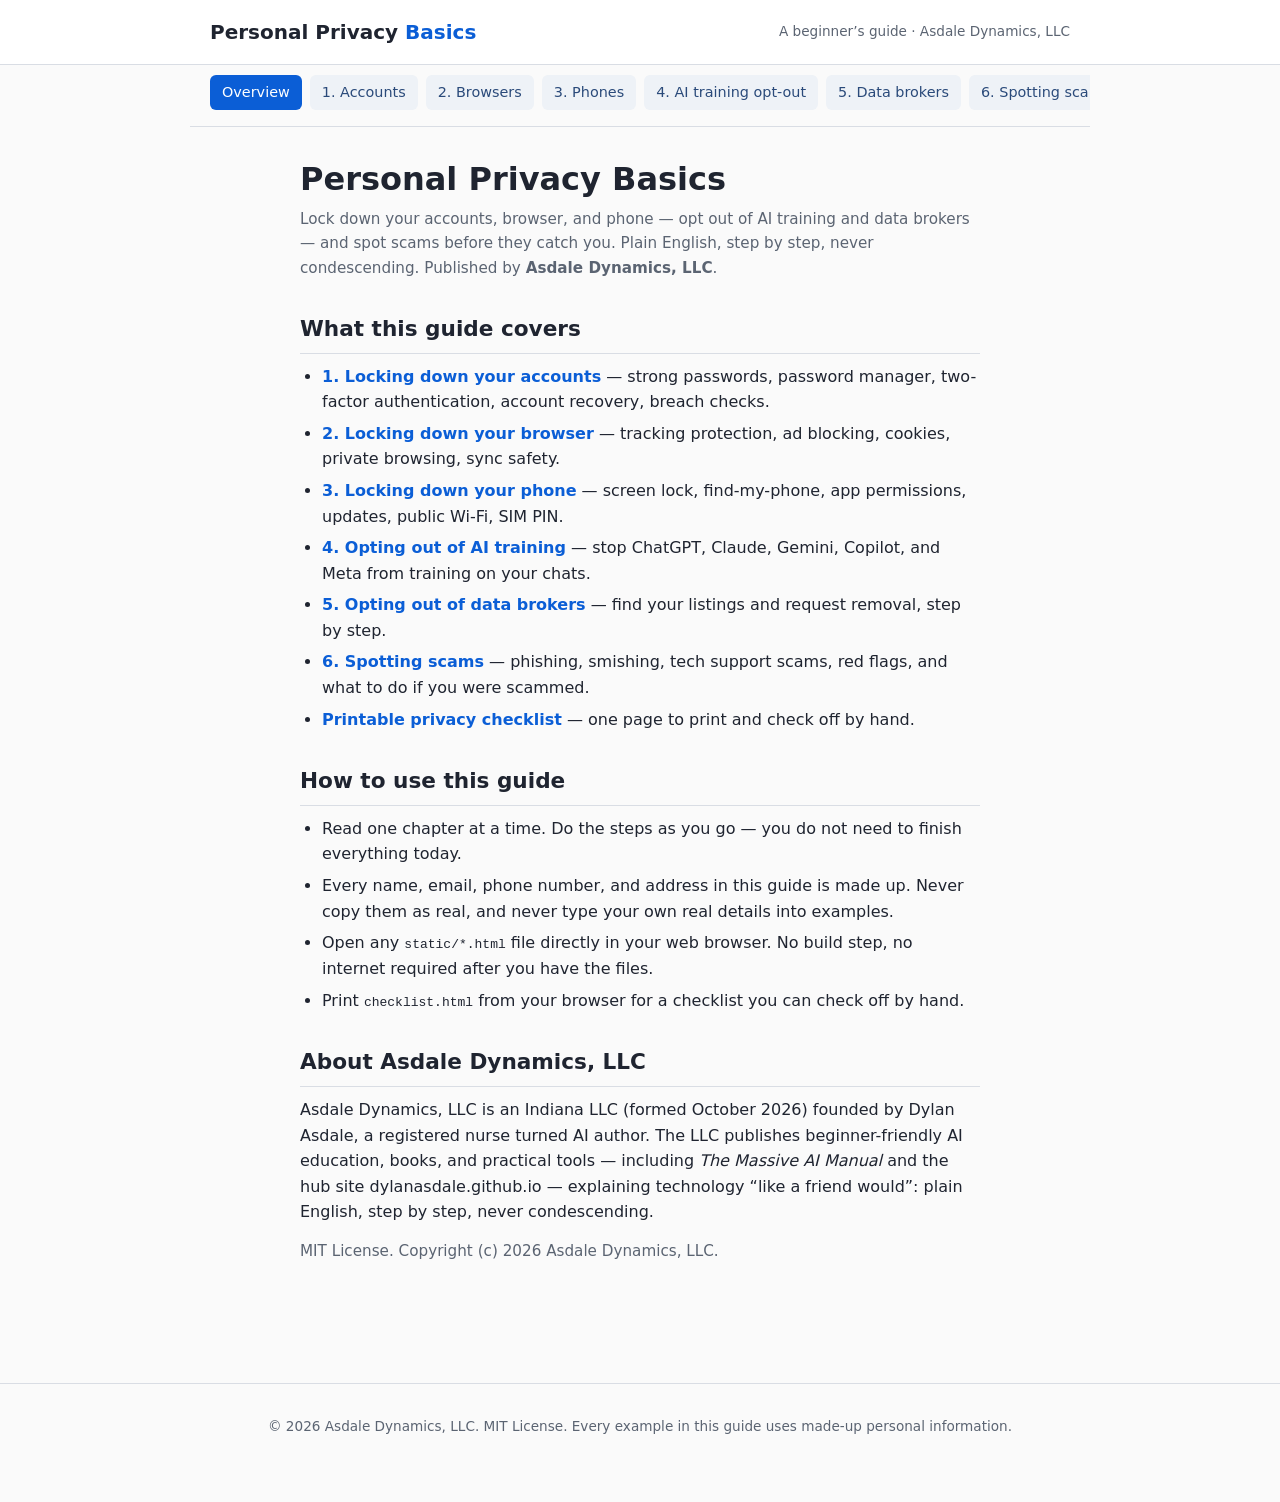
<file: static/index.html>
<!DOCTYPE html>
<html lang="en">
<head>
<meta charset="utf-8">
<meta name="viewport" content="width=device-width, initial-scale=1">
<title>Personal Privacy Basics — Asdale Dynamics, LLC</title>
<link rel="stylesheet" href="style.css">
</head>
<body>

<header class="site-header">
  <div class="inner">
    <a class="site-brand" href="index.html">Personal Privacy <span>Basics</span></a>
    <div class="site-tagline">A beginner’s guide · Asdale Dynamics, LLC</div>
  </div>
</header>

<nav class="site-nav">
  <ul>
    <li><a href="index.html" class="active">Overview</a></li>
    <li><a href="accounts.html">1. Accounts</a></li>
    <li><a href="browsers.html">2. Browsers</a></li>
    <li><a href="phones.html">3. Phones</a></li>
    <li><a href="ai-training.html">4. AI training opt-out</a></li>
    <li><a href="data-brokers.html">5. Data brokers</a></li>
    <li><a href="scams.html">6. Spotting scams</a></li>
    <li><a href="checklist.html">Printable checklist</a></li>
  </ul>
</nav>

<div class="page">
  <h1>Personal Privacy Basics</h1>
  <p class="page-intro">Lock down your accounts, browser, and phone — opt out of AI training and data brokers — and spot scams before they catch you. Plain English, step by step, never condescending. Published by <b>Asdale Dynamics, LLC</b>.</p>

  <h2>What this guide covers</h2>
  <ul>
    <li><a href="accounts.html"><b>1. Locking down your accounts</b></a> — strong passwords, password manager, two-factor authentication, account recovery, breach checks.</li>
    <li><a href="browsers.html"><b>2. Locking down your browser</b></a> — tracking protection, ad blocking, cookies, private browsing, sync safety.</li>
    <li><a href="phones.html"><b>3. Locking down your phone</b></a> — screen lock, find-my-phone, app permissions, updates, public Wi-Fi, SIM PIN.</li>
    <li><a href="ai-training.html"><b>4. Opting out of AI training</b></a> — stop ChatGPT, Claude, Gemini, Copilot, and Meta from training on your chats.</li>
    <li><a href="data-brokers.html"><b>5. Opting out of data brokers</b></a> — find your listings and request removal, step by step.</li>
    <li><a href="scams.html"><b>6. Spotting scams</b></a> — phishing, smishing, tech support scams, red flags, and what to do if you were scammed.</li>
    <li><a href="checklist.html"><b>Printable privacy checklist</b></a> — one page to print and check off by hand.</li>
  </ul>

  <h2>How to use this guide</h2>
  <ul>
    <li>Read one chapter at a time. Do the steps as you go — you do not need to finish everything today.</li>
    <li>Every name, email, phone number, and address in this guide is made up. Never copy them as real, and never type your own real details into examples.</li>
    <li>Open any <code>static/*.html</code> file directly in your web browser. No build step, no internet required after you have the files.</li>
    <li>Print <code>checklist.html</code> from your browser for a checklist you can check off by hand.</li>
  </ul>

  <h2>About Asdale Dynamics, LLC</h2>
  <p>Asdale Dynamics, LLC is an Indiana LLC (formed October 2026) founded by Dylan Asdale, a registered nurse turned AI author. The LLC publishes beginner-friendly AI education, books, and practical tools — including <i>The Massive AI Manual</i> and the hub site dylanasdale.github.io — explaining technology “like a friend would”: plain English, step by step, never condescending.</p>
  <p class="page-intro">MIT License. Copyright (c) 2026 Asdale Dynamics, LLC.</p>
</div>

<footer>
  &copy; 2026 Asdale Dynamics, LLC. MIT License. Every example in this guide uses made-up personal information.
</footer>

</body>
</html>
</file>
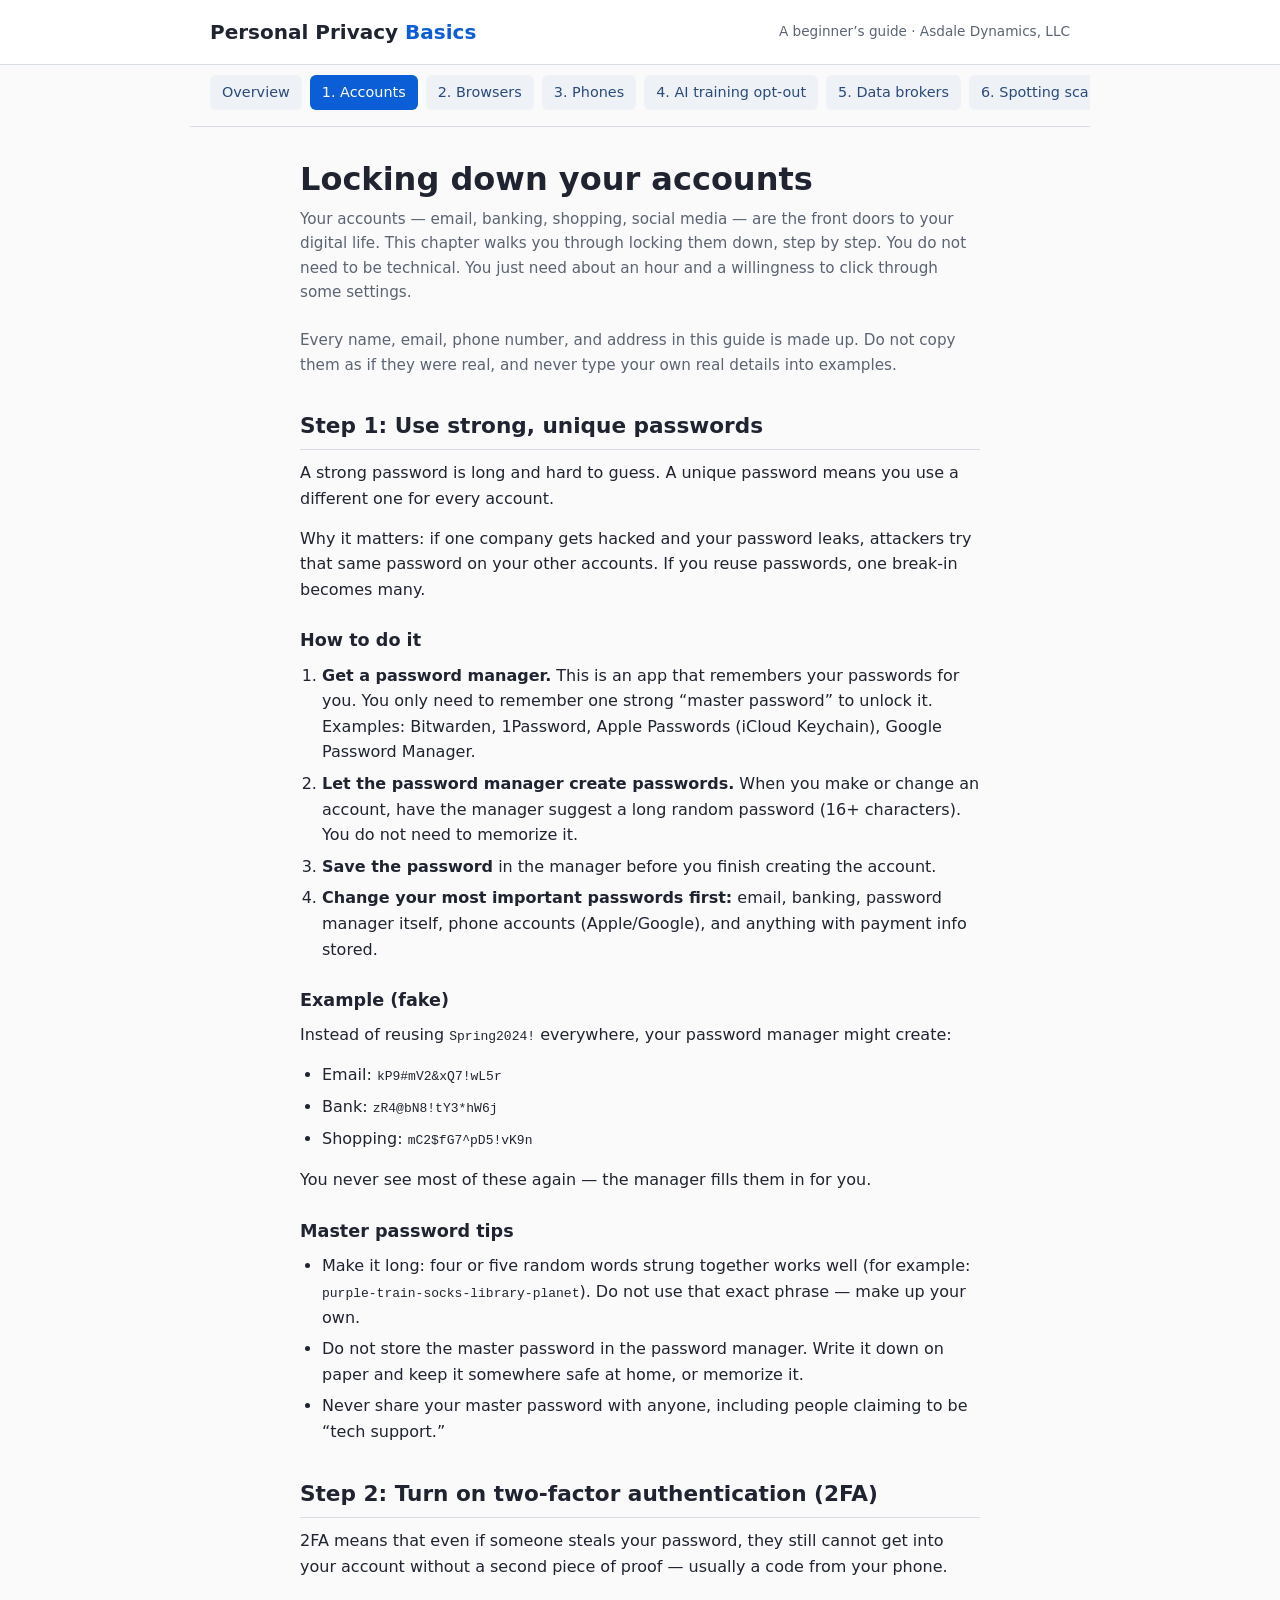
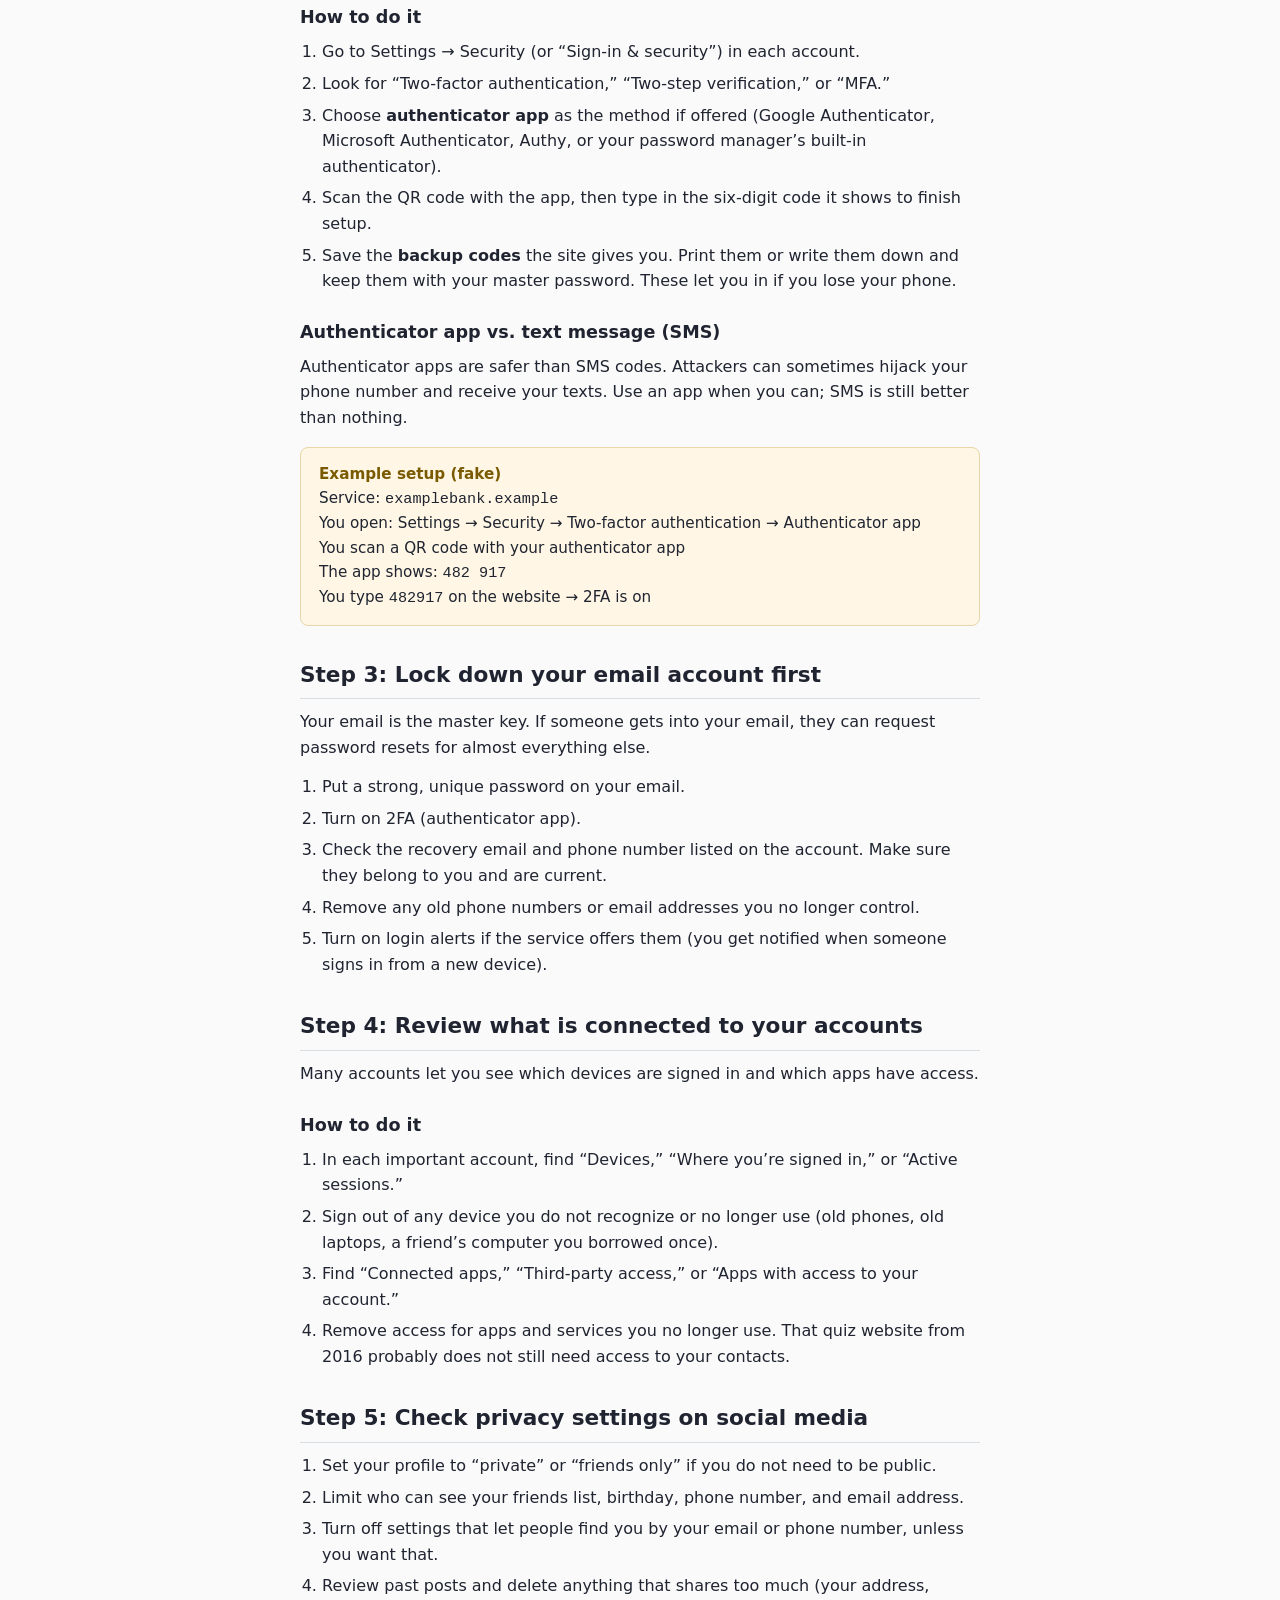
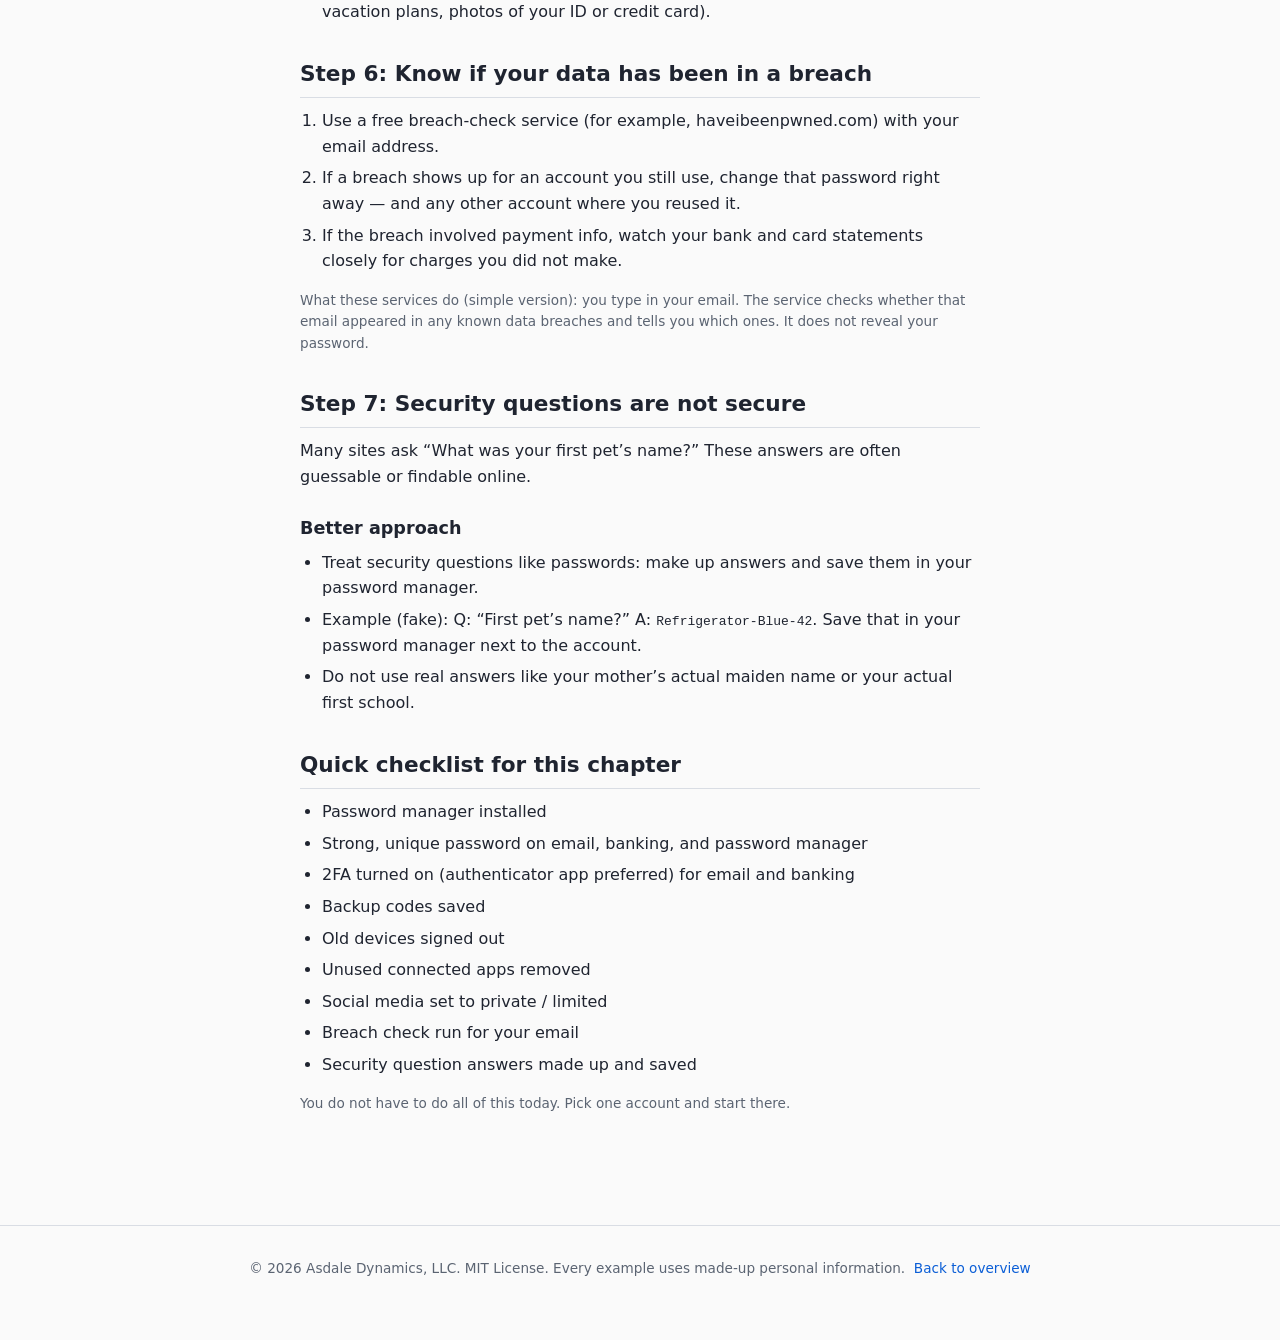
<file: static/accounts.html>
<!DOCTYPE html>
<html lang="en">
<head>
<meta charset="utf-8">
<meta name="viewport" content="width=device-width, initial-scale=1">
<title>1. Locking down your accounts — Personal Privacy Basics</title>
<link rel="stylesheet" href="style.css">
</head>
<body>

<header class="site-header">
  <div class="inner">
    <a class="site-brand" href="index.html">Personal Privacy <span>Basics</span></a>
    <div class="site-tagline">A beginner’s guide · Asdale Dynamics, LLC</div>
  </div>
</header>

<nav class="site-nav">
  <ul>
    <li><a href="index.html">Overview</a></li>
    <li><a href="accounts.html" class="active">1. Accounts</a></li>
    <li><a href="browsers.html">2. Browsers</a></li>
    <li><a href="phones.html">3. Phones</a></li>
    <li><a href="ai-training.html">4. AI training opt-out</a></li>
    <li><a href="data-brokers.html">5. Data brokers</a></li>
    <li><a href="scams.html">6. Spotting scams</a></li>
    <li><a href="checklist.html">Printable checklist</a></li>
  </ul>
</nav>

<div class="page">
  <h1>Locking down your accounts</h1>
  <p class="page-intro">Your accounts — email, banking, shopping, social media — are the front doors to your digital life. This chapter walks you through locking them down, step by step. You do not need to be technical. You just need about an hour and a willingness to click through some settings.</p>
  <p class="page-intro">Every name, email, phone number, and address in this guide is made up. Do not copy them as if they were real, and never type your own real details into examples.</p>

  <h2>Step 1: Use strong, unique passwords</h2>
  <p>A strong password is long and hard to guess. A unique password means you use a different one for every account.</p>
  <p>Why it matters: if one company gets hacked and your password leaks, attackers try that same password on your other accounts. If you reuse passwords, one break-in becomes many.</p>

  <h3>How to do it</h3>
  <ol>
    <li><b>Get a password manager.</b> This is an app that remembers your passwords for you. You only need to remember one strong “master password” to unlock it. Examples: Bitwarden, 1Password, Apple Passwords (iCloud Keychain), Google Password Manager.</li>
    <li><b>Let the password manager create passwords.</b> When you make or change an account, have the manager suggest a long random password (16+ characters). You do not need to memorize it.</li>
    <li><b>Save the password</b> in the manager before you finish creating the account.</li>
    <li><b>Change your most important passwords first:</b> email, banking, password manager itself, phone accounts (Apple/Google), and anything with payment info stored.</li>
  </ol>

  <h3>Example (fake)</h3>
  <p>Instead of reusing <code>Spring2024!</code> everywhere, your password manager might create:</p>
  <ul>
    <li>Email: <code>kP9#mV2&amp;xQ7!wL5r</code></li>
    <li>Bank: <code>zR4@bN8!tY3*hW6j</code></li>
    <li>Shopping: <code>mC2$fG7^pD5!vK9n</code></li>
  </ul>
  <p>You never see most of these again — the manager fills them in for you.</p>

  <h3>Master password tips</h3>
  <ul>
    <li>Make it long: four or five random words strung together works well (for example: <code>purple-train-socks-library-planet</code>). Do not use that exact phrase — make up your own.</li>
    <li>Do not store the master password in the password manager. Write it down on paper and keep it somewhere safe at home, or memorize it.</li>
    <li>Never share your master password with anyone, including people claiming to be “tech support.”</li>
  </ul>

  <h2>Step 2: Turn on two-factor authentication (2FA)</h2>
  <p>2FA means that even if someone steals your password, they still cannot get into your account without a second piece of proof — usually a code from your phone.</p>

  <h3>How to do it</h3>
  <ol>
    <li>Go to Settings → Security (or “Sign-in &amp; security”) in each account.</li>
    <li>Look for “Two-factor authentication,” “Two-step verification,” or “MFA.”</li>
    <li>Choose <b>authenticator app</b> as the method if offered (Google Authenticator, Microsoft Authenticator, Authy, or your password manager’s built-in authenticator).</li>
    <li>Scan the QR code with the app, then type in the six-digit code it shows to finish setup.</li>
    <li>Save the <b>backup codes</b> the site gives you. Print them or write them down and keep them with your master password. These let you in if you lose your phone.</li>
  </ol>

  <h3>Authenticator app vs. text message (SMS)</h3>
  <p>Authenticator apps are safer than SMS codes. Attackers can sometimes hijack your phone number and receive your texts. Use an app when you can; SMS is still better than nothing.</p>

  <div class="callout"><b>Example setup (fake)</b><br>
  Service: <code>examplebank.example</code><br>
  You open: Settings → Security → Two-factor authentication → Authenticator app<br>
  You scan a QR code with your authenticator app<br>
  The app shows: <code>482 917</code><br>
  You type <code>482917</code> on the website → 2FA is on
  </div>

  <h2>Step 3: Lock down your email account first</h2>
  <p>Your email is the master key. If someone gets into your email, they can request password resets for almost everything else.</p>
  <ol>
    <li>Put a strong, unique password on your email.</li>
    <li>Turn on 2FA (authenticator app).</li>
    <li>Check the recovery email and phone number listed on the account. Make sure they belong to you and are current.</li>
    <li>Remove any old phone numbers or email addresses you no longer control.</li>
    <li>Turn on login alerts if the service offers them (you get notified when someone signs in from a new device).</li>
  </ol>

  <h2>Step 4: Review what is connected to your accounts</h2>
  <p>Many accounts let you see which devices are signed in and which apps have access.</p>
  <h3>How to do it</h3>
  <ol>
    <li>In each important account, find “Devices,” “Where you’re signed in,” or “Active sessions.”</li>
    <li>Sign out of any device you do not recognize or no longer use (old phones, old laptops, a friend’s computer you borrowed once).</li>
    <li>Find “Connected apps,” “Third-party access,” or “Apps with access to your account.”</li>
    <li>Remove access for apps and services you no longer use. That quiz website from 2016 probably does not still need access to your contacts.</li>
  </ol>

  <h2>Step 5: Check privacy settings on social media</h2>
  <ol>
    <li>Set your profile to “private” or “friends only” if you do not need to be public.</li>
    <li>Limit who can see your friends list, birthday, phone number, and email address.</li>
    <li>Turn off settings that let people find you by your email or phone number, unless you want that.</li>
    <li>Review past posts and delete anything that shares too much (your address, vacation plans, photos of your ID or credit card).</li>
  </ol>

  <h2>Step 6: Know if your data has been in a breach</h2>
  <ol>
    <li>Use a free breach-check service (for example, haveibeenpwned.com) with your email address.</li>
    <li>If a breach shows up for an account you still use, change that password right away — and any other account where you reused it.</li>
    <li>If the breach involved payment info, watch your bank and card statements closely for charges you did not make.</li>
  </ol>
  <p class="chip-note">What these services do (simple version): you type in your email. The service checks whether that email appeared in any known data breaches and tells you which ones. It does not reveal your password.</p>

  <h2>Step 7: Security questions are not secure</h2>
  <p>Many sites ask “What was your first pet’s name?” These answers are often guessable or findable online.</p>
  <h3>Better approach</h3>
  <ul>
    <li>Treat security questions like passwords: make up answers and save them in your password manager.</li>
    <li>Example (fake): Q: “First pet’s name?” A: <code>Refrigerator-Blue-42</code>. Save that in your password manager next to the account.</li>
    <li>Do not use real answers like your mother’s actual maiden name or your actual first school.</li>
  </ul>

  <h2>Quick checklist for this chapter</h2>
  <ul>
    <li>Password manager installed</li>
    <li>Strong, unique password on email, banking, and password manager</li>
    <li>2FA turned on (authenticator app preferred) for email and banking</li>
    <li>Backup codes saved</li>
    <li>Old devices signed out</li>
    <li>Unused connected apps removed</li>
    <li>Social media set to private / limited</li>
    <li>Breach check run for your email</li>
    <li>Security question answers made up and saved</li>
  </ul>
  <p class="chip-note">You do not have to do all of this today. Pick one account and start there.</p>
</div>

<footer>
  &copy; 2026 Asdale Dynamics, LLC. MIT License. Every example uses made-up personal information. &nbsp;<a href="index.html">Back to overview</a>
</footer>

</body>
</html>
</file>
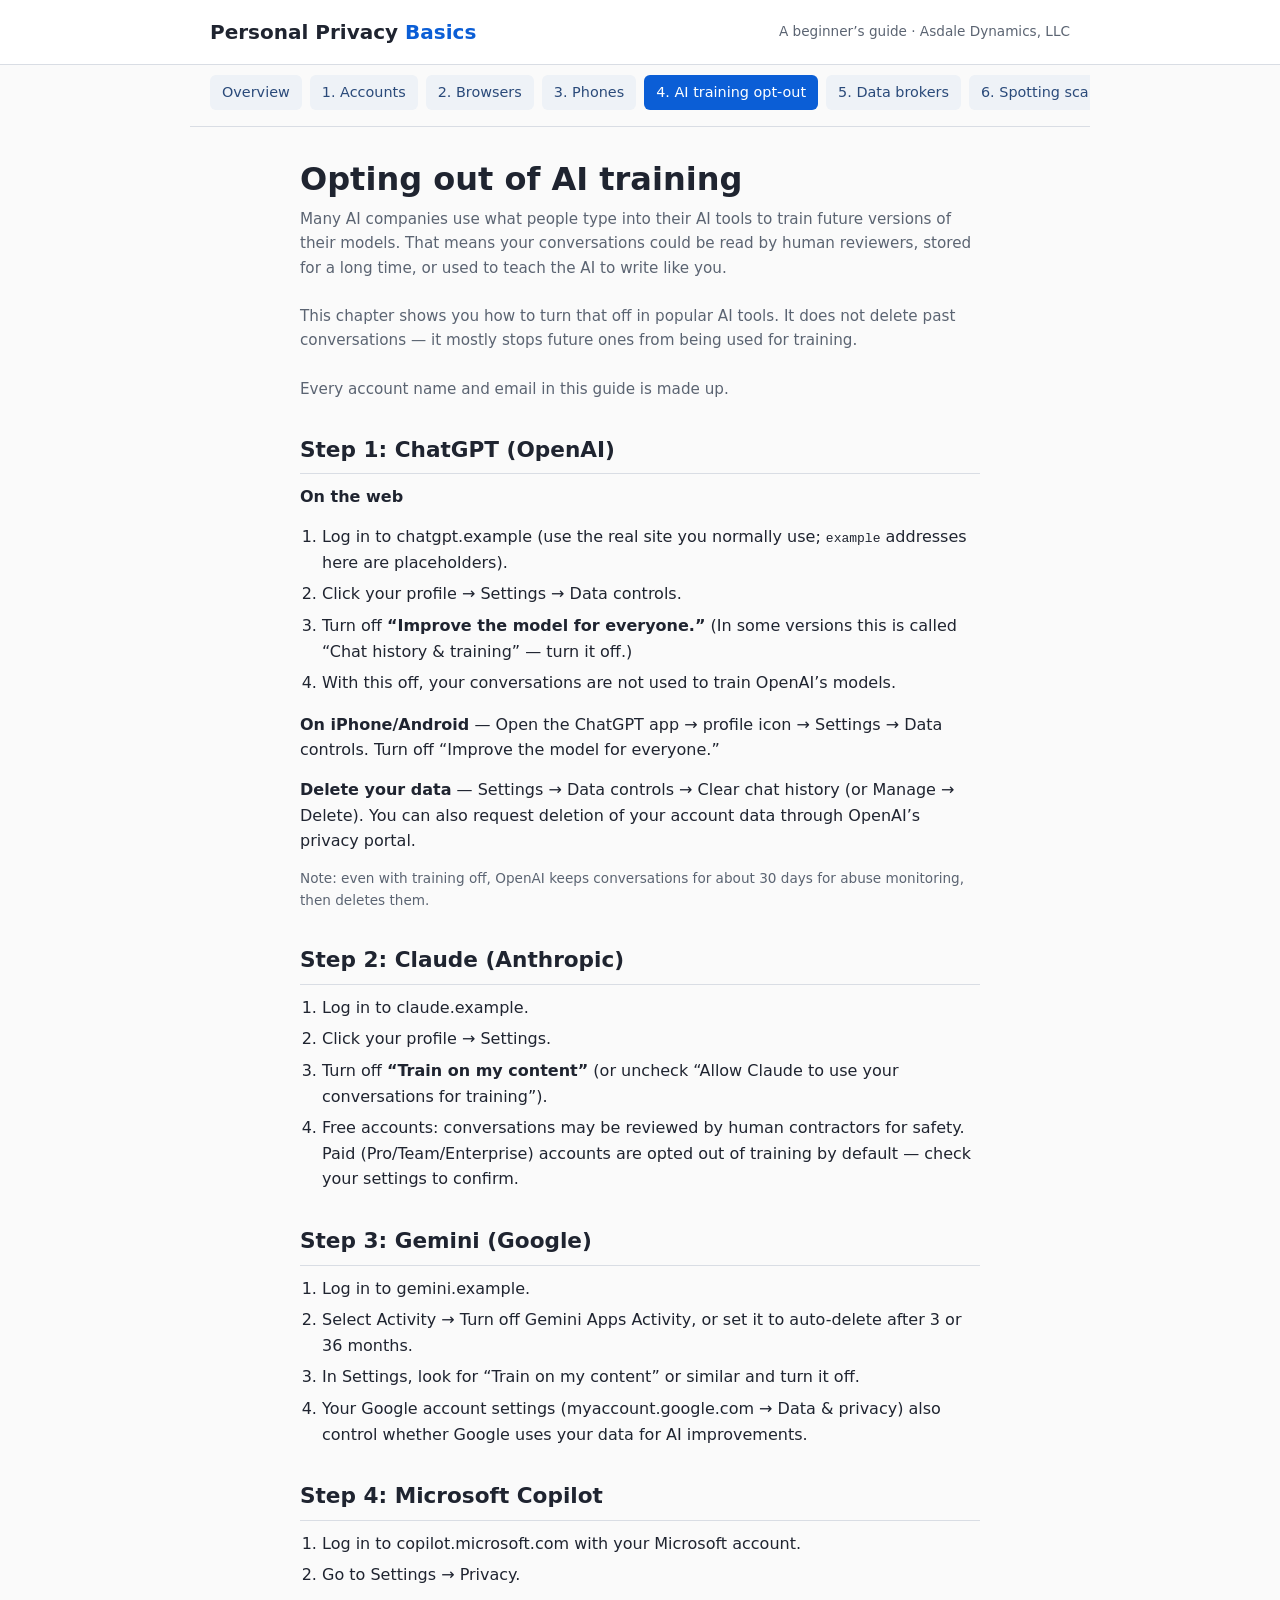
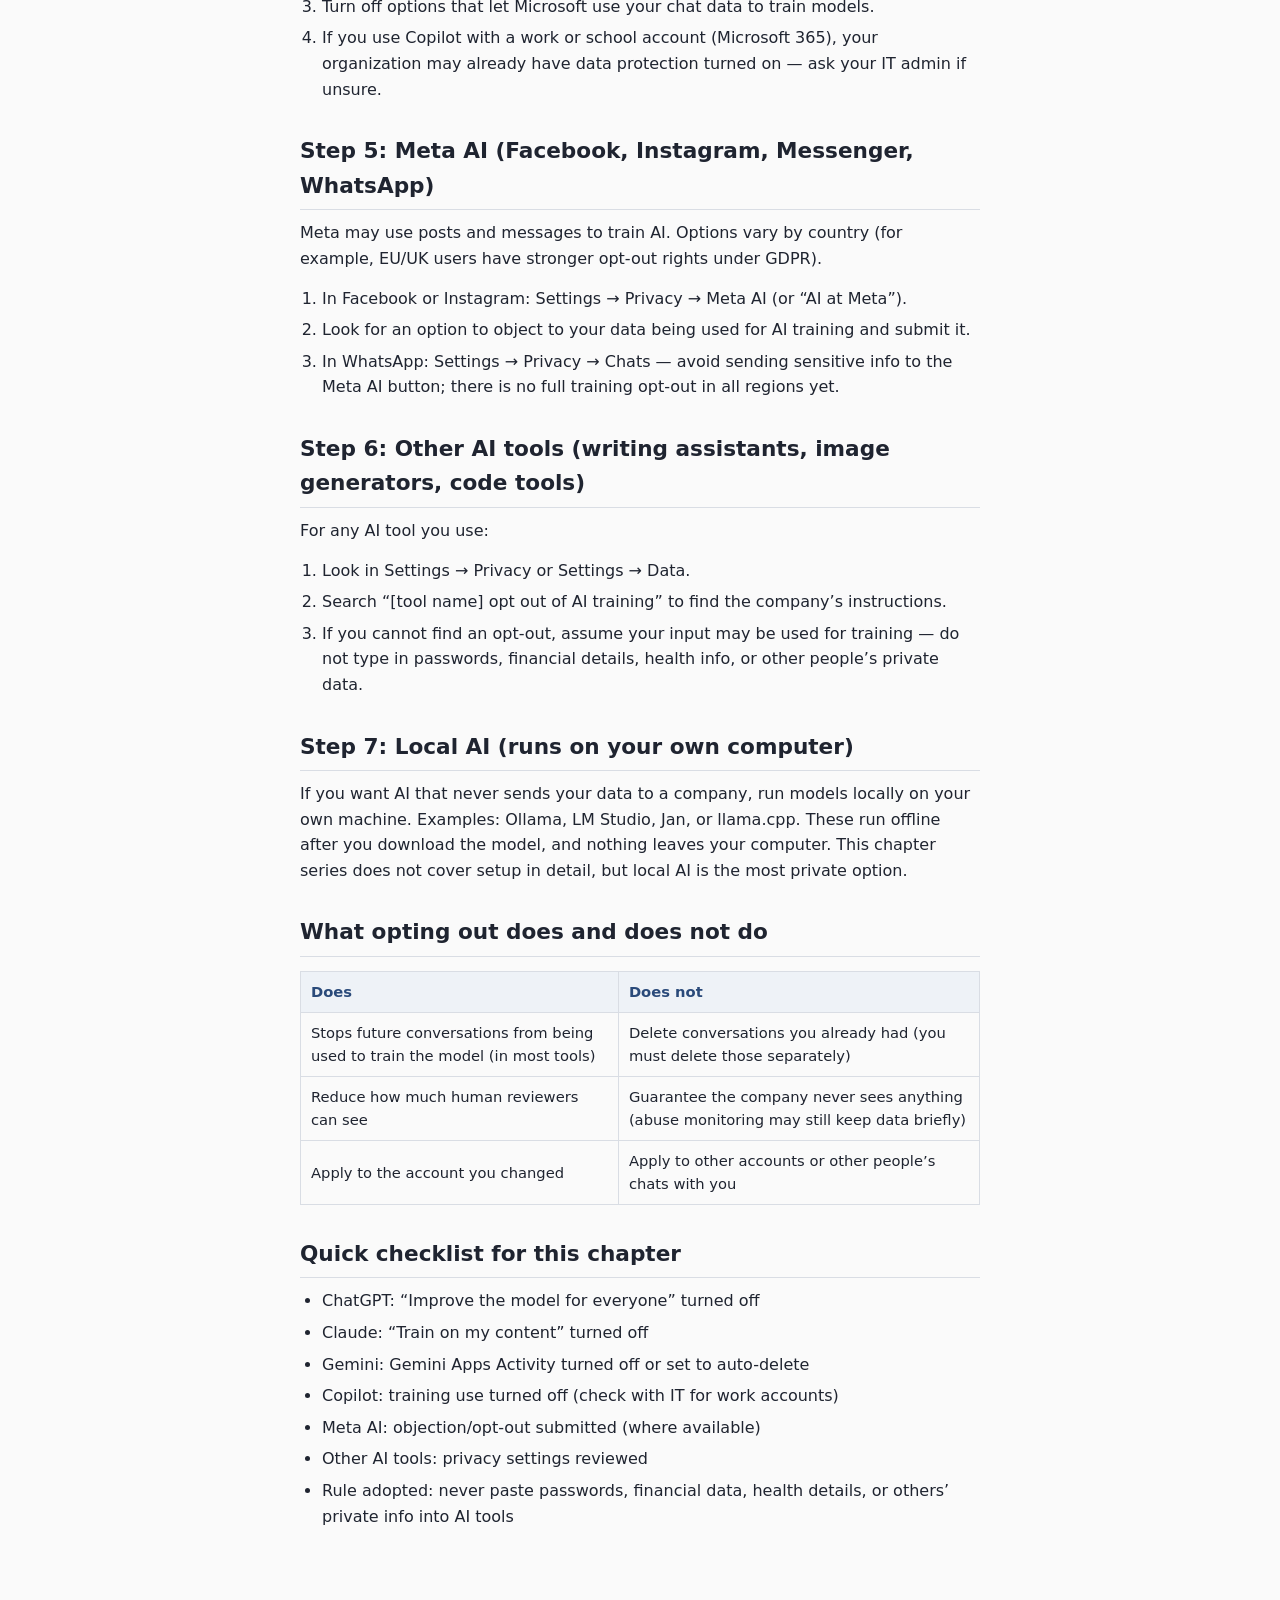
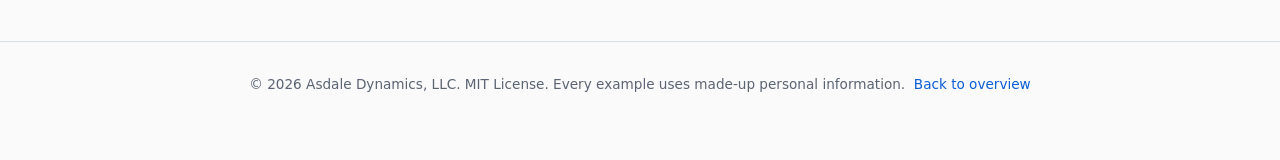
<file: static/ai-training.html>
<!DOCTYPE html>
<html lang="en">
<head>
<meta charset="utf-8">
<meta name="viewport" content="width=device-width, initial-scale=1">
<title>4. Opting out of AI training — Personal Privacy Basics</title>
<link rel="stylesheet" href="style.css">
</head>
<body>

<header class="site-header">
  <div class="inner">
    <a class="site-brand" href="index.html">Personal Privacy <span>Basics</span></a>
    <div class="site-tagline">A beginner’s guide · Asdale Dynamics, LLC</div>
  </div>
</header>

<nav class="site-nav">
  <ul>
    <li><a href="index.html">Overview</a></li>
    <li><a href="accounts.html">1. Accounts</a></li>
    <li><a href="browsers.html">2. Browsers</a></li>
    <li><a href="phones.html">3. Phones</a></li>
    <li><a href="ai-training.html" class="active">4. AI training opt-out</a></li>
    <li><a href="data-brokers.html">5. Data brokers</a></li>
    <li><a href="scams.html">6. Spotting scams</a></li>
    <li><a href="checklist.html">Printable checklist</a></li>
  </ul>
</nav>

<div class="page">
  <h1>Opting out of AI training</h1>
  <p class="page-intro">Many AI companies use what people type into their AI tools to train future versions of their models. That means your conversations could be read by human reviewers, stored for a long time, or used to teach the AI to write like you.</p>
  <p class="page-intro">This chapter shows you how to turn that off in popular AI tools. It does not delete past conversations — it mostly stops future ones from being used for training.</p>
  <p class="page-intro">Every account name and email in this guide is made up.</p>

  <h2>Step 1: ChatGPT (OpenAI)</h2>
  <p><b>On the web</b></p>
  <ol>
    <li>Log in to chatgpt.example (use the real site you normally use; <code>example</code> addresses here are placeholders).</li>
    <li>Click your profile → Settings → Data controls.</li>
    <li>Turn off <b>“Improve the model for everyone.”</b> (In some versions this is called “Chat history &amp; training” — turn it off.)</li>
    <li>With this off, your conversations are not used to train OpenAI’s models.</li>
  </ol>
  <p><b>On iPhone/Android</b> — Open the ChatGPT app → profile icon → Settings → Data controls. Turn off “Improve the model for everyone.”</p>
  <p><b>Delete your data</b> — Settings → Data controls → Clear chat history (or Manage → Delete). You can also request deletion of your account data through OpenAI’s privacy portal.</p>
  <p class="chip-note">Note: even with training off, OpenAI keeps conversations for about 30 days for abuse monitoring, then deletes them.</p>

  <h2>Step 2: Claude (Anthropic)</h2>
  <ol>
    <li>Log in to claude.example.</li>
    <li>Click your profile → Settings.</li>
    <li>Turn off <b>“Train on my content”</b> (or uncheck “Allow Claude to use your conversations for training”).</li>
    <li>Free accounts: conversations may be reviewed by human contractors for safety. Paid (Pro/Team/Enterprise) accounts are opted out of training by default — check your settings to confirm.</li>
  </ol>

  <h2>Step 3: Gemini (Google)</h2>
  <ol>
    <li>Log in to gemini.example.</li>
    <li>Select Activity → Turn off Gemini Apps Activity, or set it to auto-delete after 3 or 36 months.</li>
    <li>In Settings, look for “Train on my content” or similar and turn it off.</li>
    <li>Your Google account settings (myaccount.google.com → Data &amp; privacy) also control whether Google uses your data for AI improvements.</li>
  </ol>

  <h2>Step 4: Microsoft Copilot</h2>
  <ol>
    <li>Log in to copilot.microsoft.com with your Microsoft account.</li>
    <li>Go to Settings → Privacy.</li>
    <li>Turn off options that let Microsoft use your chat data to train models.</li>
    <li>If you use Copilot with a work or school account (Microsoft 365), your organization may already have data protection turned on — ask your IT admin if unsure.</li>
  </ol>

  <h2>Step 5: Meta AI (Facebook, Instagram, Messenger, WhatsApp)</h2>
  <p>Meta may use posts and messages to train AI. Options vary by country (for example, EU/UK users have stronger opt-out rights under GDPR).</p>
  <ol>
    <li>In Facebook or Instagram: Settings → Privacy → Meta AI (or “AI at Meta”).</li>
    <li>Look for an option to object to your data being used for AI training and submit it.</li>
    <li>In WhatsApp: Settings → Privacy → Chats — avoid sending sensitive info to the Meta AI button; there is no full training opt-out in all regions yet.</li>
  </ol>

  <h2>Step 6: Other AI tools (writing assistants, image generators, code tools)</h2>
  <p>For any AI tool you use:</p>
  <ol>
    <li>Look in Settings → Privacy or Settings → Data.</li>
    <li>Search “[tool name] opt out of AI training” to find the company’s instructions.</li>
    <li>If you cannot find an opt-out, assume your input may be used for training — do not type in passwords, financial details, health info, or other people’s private data.</li>
  </ol>

  <h2>Step 7: Local AI (runs on your own computer)</h2>
  <p>If you want AI that never sends your data to a company, run models locally on your own machine. Examples: Ollama, LM Studio, Jan, or llama.cpp. These run offline after you download the model, and nothing leaves your computer. This chapter series does not cover setup in detail, but local AI is the most private option.</p>

  <h2>What opting out does and does not do</h2>
  <table>
    <tr><th>Does</th><th>Does not</th></tr>
    <tr><td>Stops future conversations from being used to train the model (in most tools)</td><td>Delete conversations you already had (you must delete those separately)</td></tr>
    <tr><td>Reduce how much human reviewers can see</td><td>Guarantee the company never sees anything (abuse monitoring may still keep data briefly)</td></tr>
    <tr><td>Apply to the account you changed</td><td>Apply to other accounts or other people’s chats with you</td></tr>
  </table>

  <h2>Quick checklist for this chapter</h2>
  <ul>
    <li>ChatGPT: “Improve the model for everyone” turned off</li>
    <li>Claude: “Train on my content” turned off</li>
    <li>Gemini: Gemini Apps Activity turned off or set to auto-delete</li>
    <li>Copilot: training use turned off (check with IT for work accounts)</li>
    <li>Meta AI: objection/opt-out submitted (where available)</li>
    <li>Other AI tools: privacy settings reviewed</li>
    <li>Rule adopted: never paste passwords, financial data, health details, or others’ private info into AI tools</li>
  </ul>
</div>

<footer>
  &copy; 2026 Asdale Dynamics, LLC. MIT License. Every example uses made-up personal information. &nbsp;<a href="index.html">Back to overview</a>
</footer>

</body>
</html>
</file>
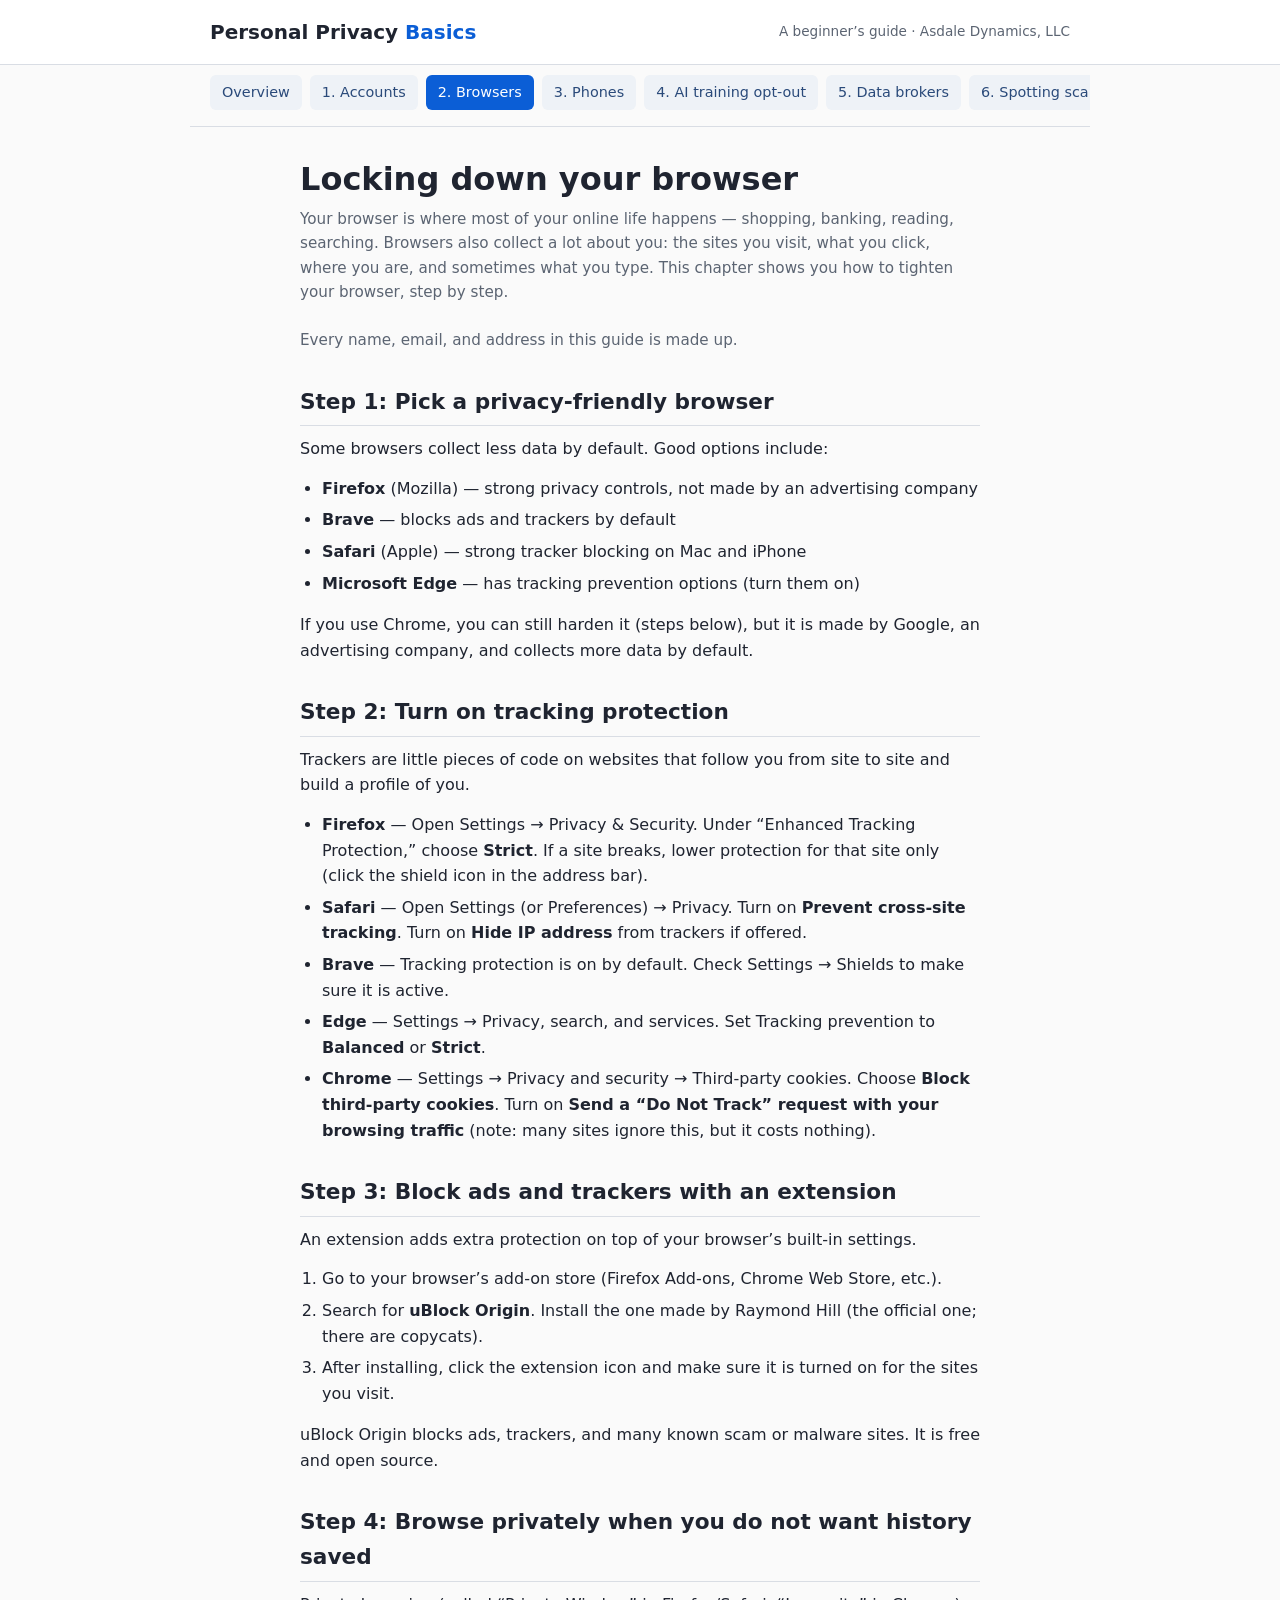
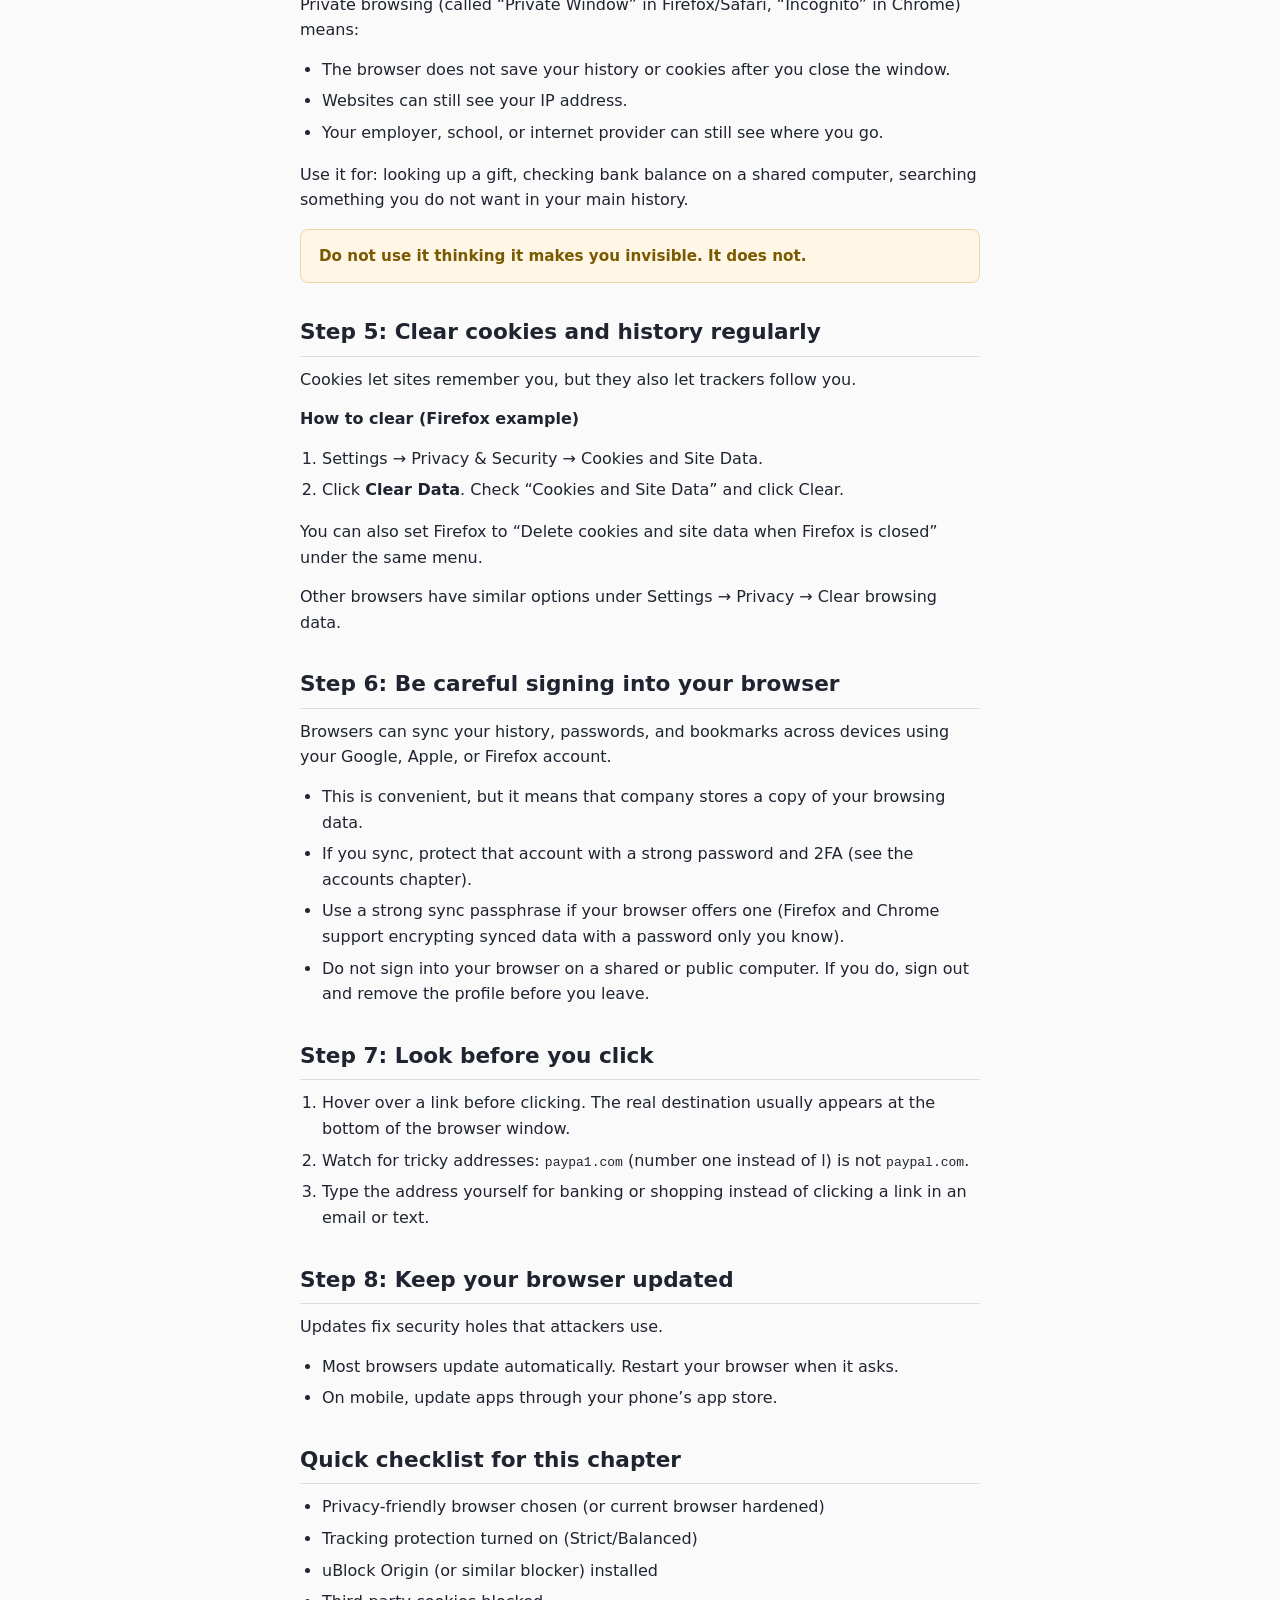
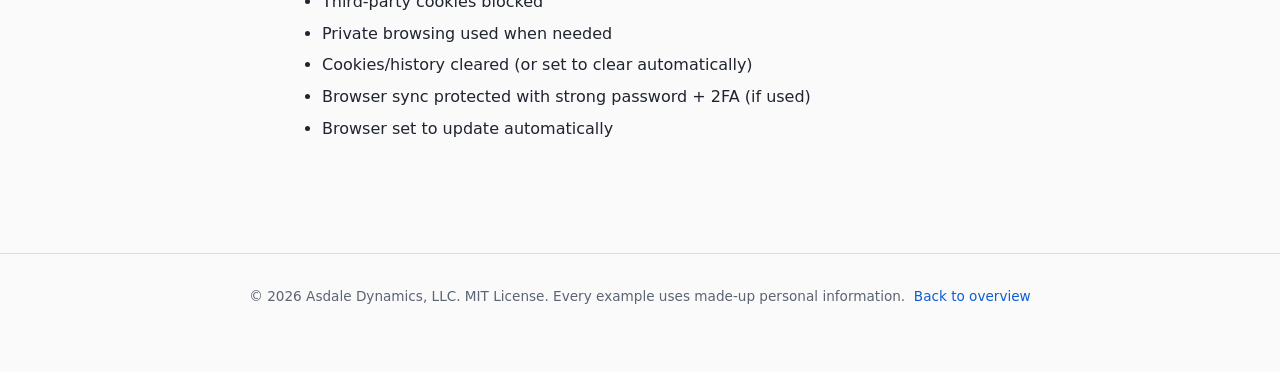
<file: static/browsers.html>
<!DOCTYPE html>
<html lang="en">
<head>
<meta charset="utf-8">
<meta name="viewport" content="width=device-width, initial-scale=1">
<title>2. Locking down your browser — Personal Privacy Basics</title>
<link rel="stylesheet" href="style.css">
</head>
<body>

<header class="site-header">
  <div class="inner">
    <a class="site-brand" href="index.html">Personal Privacy <span>Basics</span></a>
    <div class="site-tagline">A beginner’s guide · Asdale Dynamics, LLC</div>
  </div>
</header>

<nav class="site-nav">
  <ul>
    <li><a href="index.html">Overview</a></li>
    <li><a href="accounts.html">1. Accounts</a></li>
    <li><a href="browsers.html" class="active">2. Browsers</a></li>
    <li><a href="phones.html">3. Phones</a></li>
    <li><a href="ai-training.html">4. AI training opt-out</a></li>
    <li><a href="data-brokers.html">5. Data brokers</a></li>
    <li><a href="scams.html">6. Spotting scams</a></li>
    <li><a href="checklist.html">Printable checklist</a></li>
  </ul>
</nav>

<div class="page">
  <h1>Locking down your browser</h1>
  <p class="page-intro">Your browser is where most of your online life happens — shopping, banking, reading, searching. Browsers also collect a lot about you: the sites you visit, what you click, where you are, and sometimes what you type. This chapter shows you how to tighten your browser, step by step.</p>
  <p class="page-intro">Every name, email, and address in this guide is made up.</p>

  <h2>Step 1: Pick a privacy-friendly browser</h2>
  <p>Some browsers collect less data by default. Good options include:</p>
  <ul>
    <li><b>Firefox</b> (Mozilla) — strong privacy controls, not made by an advertising company</li>
    <li><b>Brave</b> — blocks ads and trackers by default</li>
    <li><b>Safari</b> (Apple) — strong tracker blocking on Mac and iPhone</li>
    <li><b>Microsoft Edge</b> — has tracking prevention options (turn them on)</li>
  </ul>
  <p>If you use Chrome, you can still harden it (steps below), but it is made by Google, an advertising company, and collects more data by default.</p>

  <h2>Step 2: Turn on tracking protection</h2>
  <p>Trackers are little pieces of code on websites that follow you from site to site and build a profile of you.</p>
  <ul>
    <li><b>Firefox</b> — Open Settings → Privacy &amp; Security. Under “Enhanced Tracking Protection,” choose <b>Strict</b>. If a site breaks, lower protection for that site only (click the shield icon in the address bar).</li>
    <li><b>Safari</b> — Open Settings (or Preferences) → Privacy. Turn on <b>Prevent cross-site tracking</b>. Turn on <b>Hide IP address</b> from trackers if offered.</li>
    <li><b>Brave</b> — Tracking protection is on by default. Check Settings → Shields to make sure it is active.</li>
    <li><b>Edge</b> — Settings → Privacy, search, and services. Set Tracking prevention to <b>Balanced</b> or <b>Strict</b>.</li>
    <li><b>Chrome</b> — Settings → Privacy and security → Third-party cookies. Choose <b>Block third-party cookies</b>. Turn on <b>Send a “Do Not Track” request with your browsing traffic</b> (note: many sites ignore this, but it costs nothing).</li>
  </ul>

  <h2>Step 3: Block ads and trackers with an extension</h2>
  <p>An extension adds extra protection on top of your browser’s built-in settings.</p>
  <ol>
    <li>Go to your browser’s add-on store (Firefox Add-ons, Chrome Web Store, etc.).</li>
    <li>Search for <b>uBlock Origin</b>. Install the one made by Raymond Hill (the official one; there are copycats).</li>
    <li>After installing, click the extension icon and make sure it is turned on for the sites you visit.</li>
  </ol>
  <p>uBlock Origin blocks ads, trackers, and many known scam or malware sites. It is free and open source.</p>

  <h2>Step 4: Browse privately when you do not want history saved</h2>
  <p>Private browsing (called “Private Window” in Firefox/Safari, “Incognito” in Chrome) means:</p>
  <ul>
    <li>The browser does not save your history or cookies after you close the window.</li>
    <li>Websites can still see your IP address.</li>
    <li>Your employer, school, or internet provider can still see where you go.</li>
  </ul>
  <p>Use it for: looking up a gift, checking bank balance on a shared computer, searching something you do not want in your main history.</p>
  <p class="callout"><b>Do not use it thinking it makes you invisible. It does not.</b></p>

  <h2>Step 5: Clear cookies and history regularly</h2>
  <p>Cookies let sites remember you, but they also let trackers follow you.</p>
  <p><b>How to clear (Firefox example)</b></p>
  <ol>
    <li>Settings → Privacy &amp; Security → Cookies and Site Data.</li>
    <li>Click <b>Clear Data</b>. Check “Cookies and Site Data” and click Clear.</li>
  </ol>
  <p>You can also set Firefox to “Delete cookies and site data when Firefox is closed” under the same menu.</p>
  <p>Other browsers have similar options under Settings → Privacy → Clear browsing data.</p>

  <h2>Step 6: Be careful signing into your browser</h2>
  <p>Browsers can sync your history, passwords, and bookmarks across devices using your Google, Apple, or Firefox account.</p>
  <ul>
    <li>This is convenient, but it means that company stores a copy of your browsing data.</li>
    <li>If you sync, protect that account with a strong password and 2FA (see the accounts chapter).</li>
    <li>Use a strong sync passphrase if your browser offers one (Firefox and Chrome support encrypting synced data with a password only you know).</li>
    <li>Do not sign into your browser on a shared or public computer. If you do, sign out and remove the profile before you leave.</li>
  </ul>

  <h2>Step 7: Look before you click</h2>
  <ol>
    <li>Hover over a link before clicking. The real destination usually appears at the bottom of the browser window.</li>
    <li>Watch for tricky addresses: <code>paypa1.com</code> (number one instead of l) is not <code>paypal.com</code>.</li>
    <li>Type the address yourself for banking or shopping instead of clicking a link in an email or text.</li>
  </ol>

  <h2>Step 8: Keep your browser updated</h2>
  <p>Updates fix security holes that attackers use.</p>
  <ul>
    <li>Most browsers update automatically. Restart your browser when it asks.</li>
    <li>On mobile, update apps through your phone’s app store.</li>
  </ul>

  <h2>Quick checklist for this chapter</h2>
  <ul>
    <li>Privacy-friendly browser chosen (or current browser hardened)</li>
    <li>Tracking protection turned on (Strict/Balanced)</li>
    <li>uBlock Origin (or similar blocker) installed</li>
    <li>Third-party cookies blocked</li>
    <li>Private browsing used when needed</li>
    <li>Cookies/history cleared (or set to clear automatically)</li>
    <li>Browser sync protected with strong password + 2FA (if used)</li>
    <li>Browser set to update automatically</li>
  </ul>
</div>

<footer>
  &copy; 2026 Asdale Dynamics, LLC. MIT License. Every example uses made-up personal information. &nbsp;<a href="index.html">Back to overview</a>
</footer>

</body>
</html>
</file>
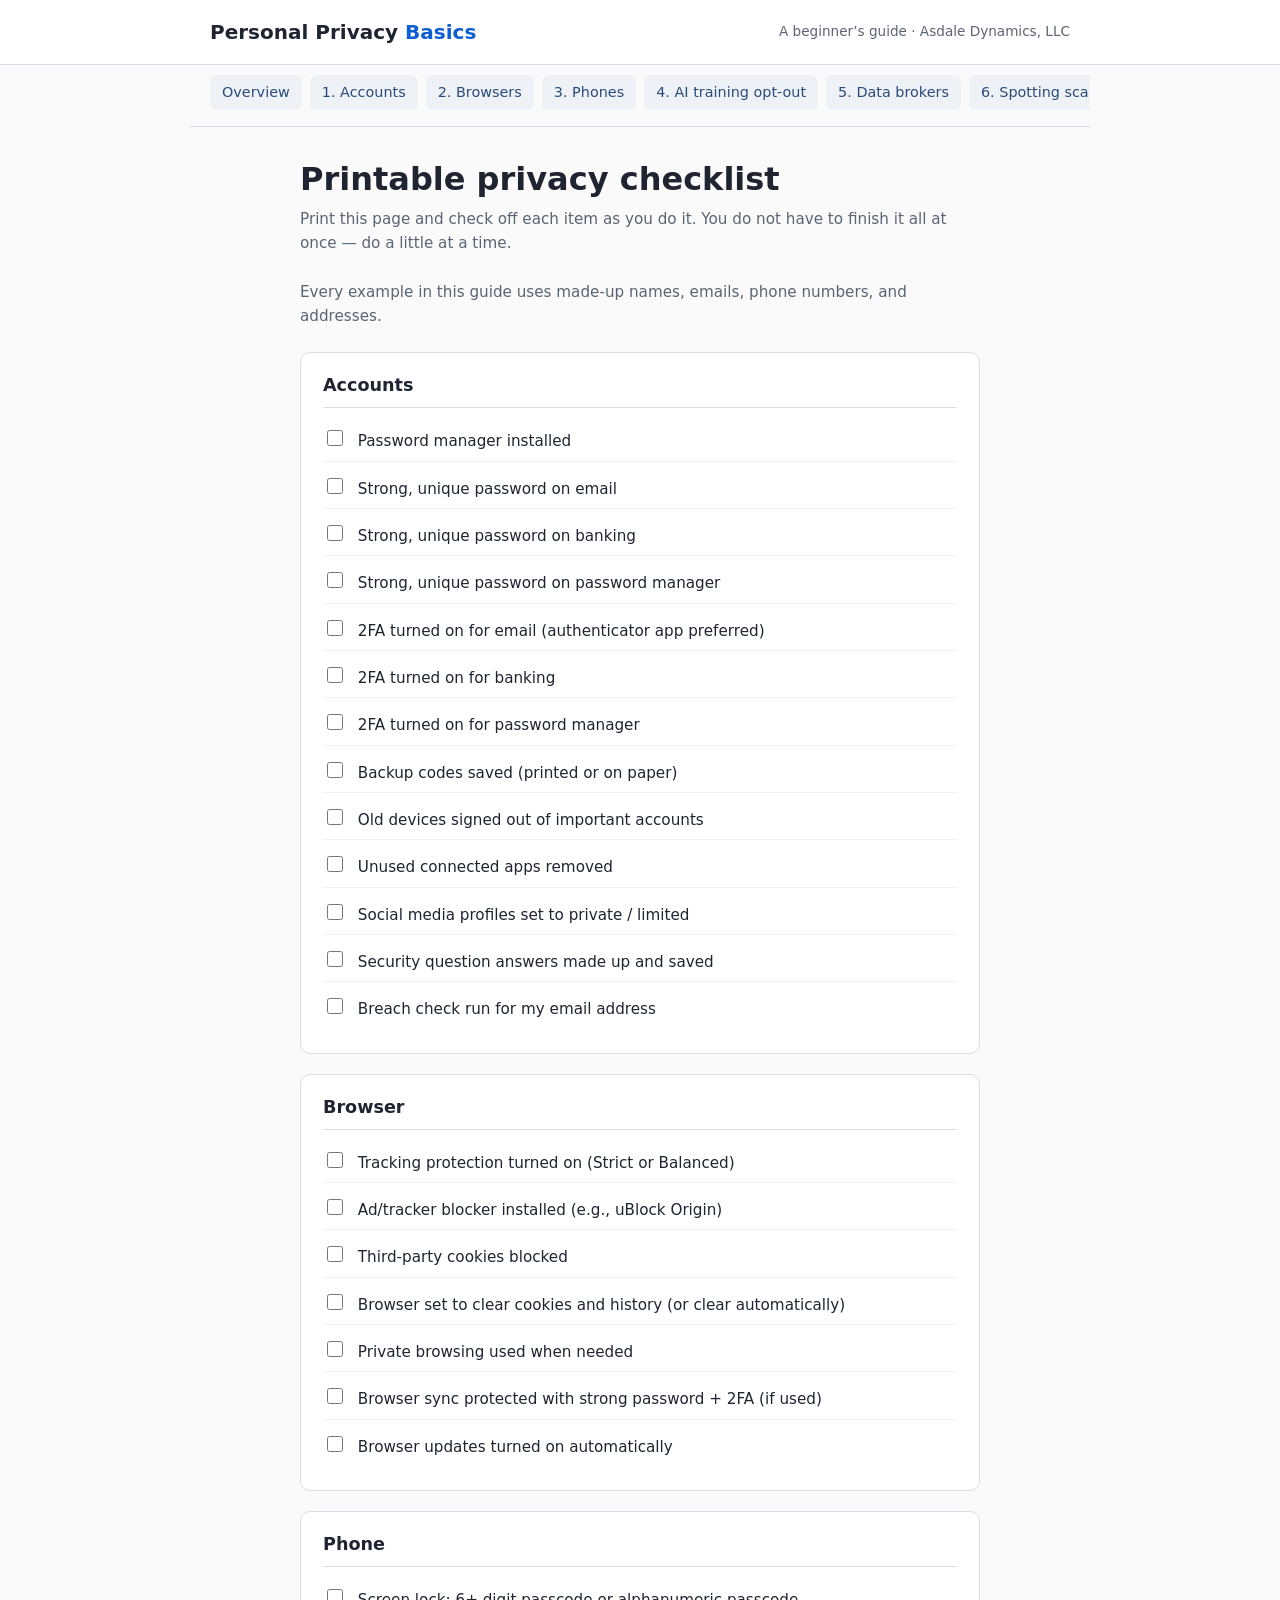
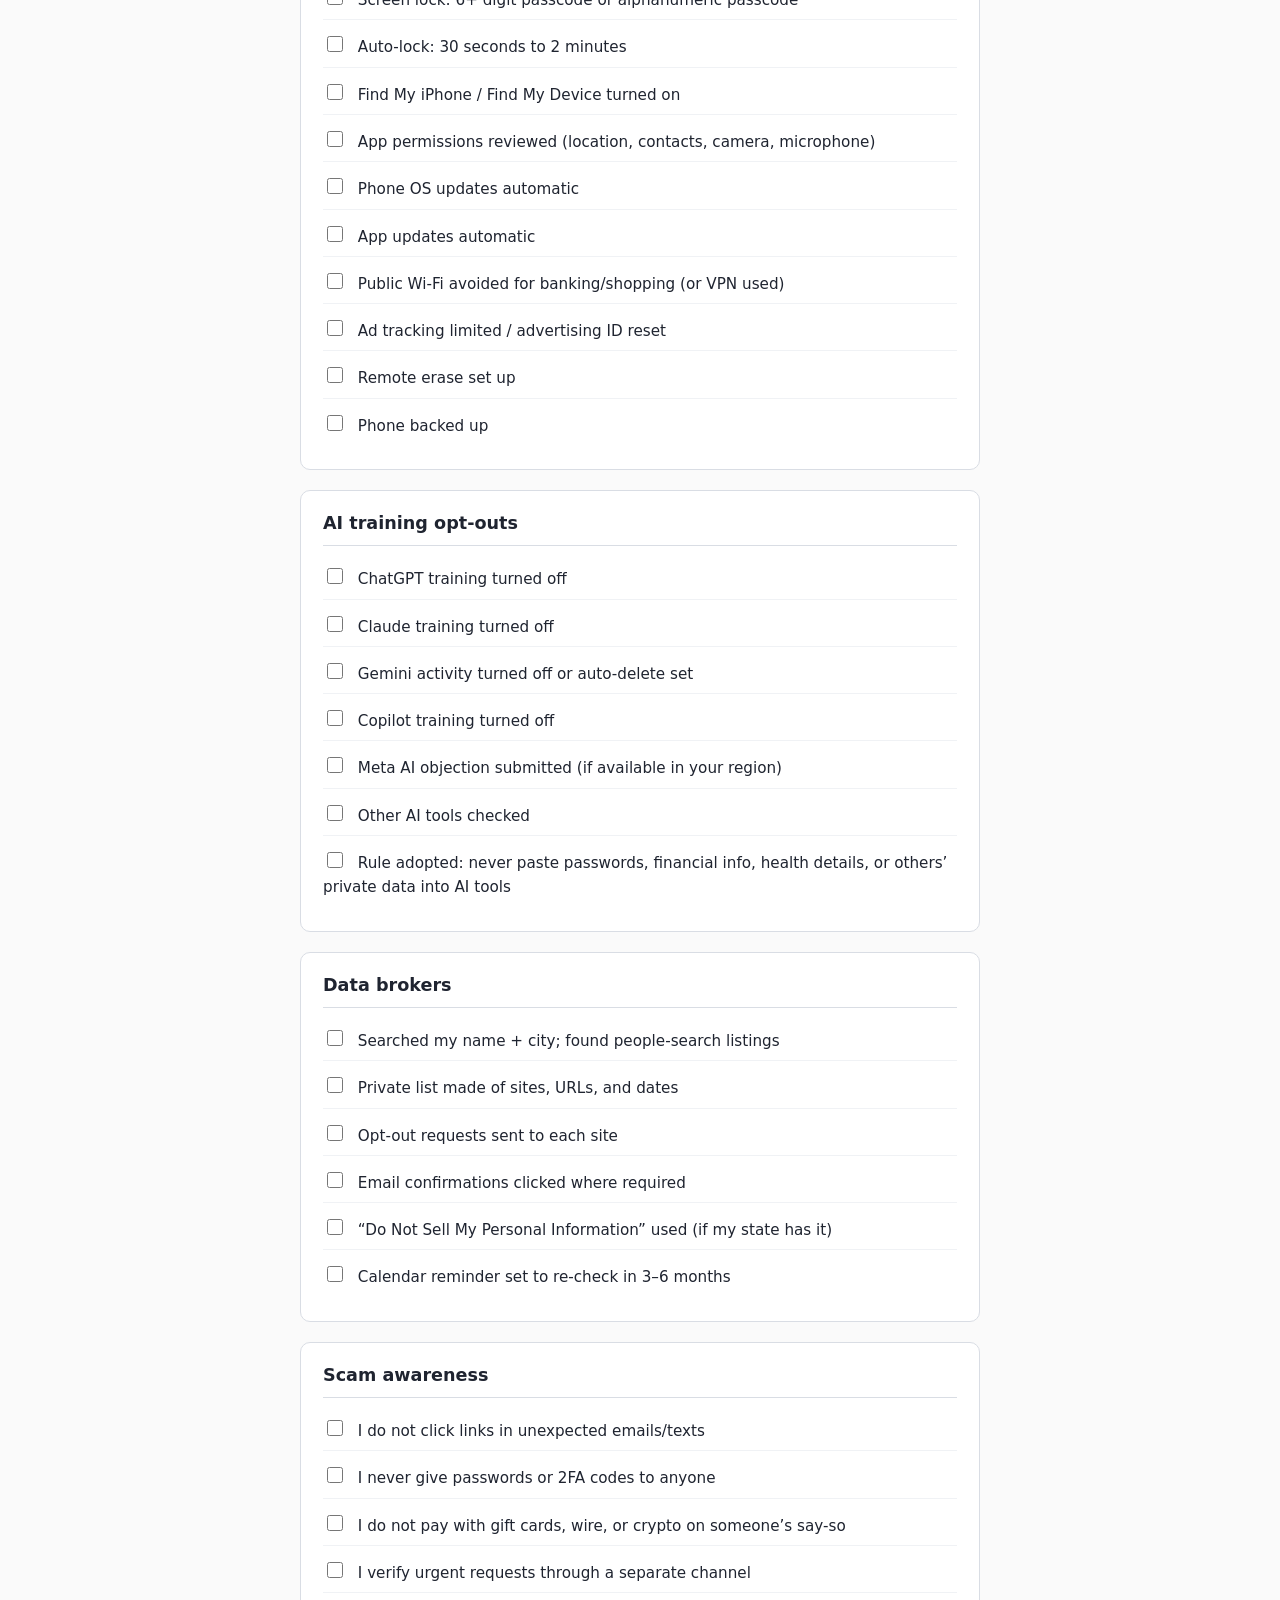
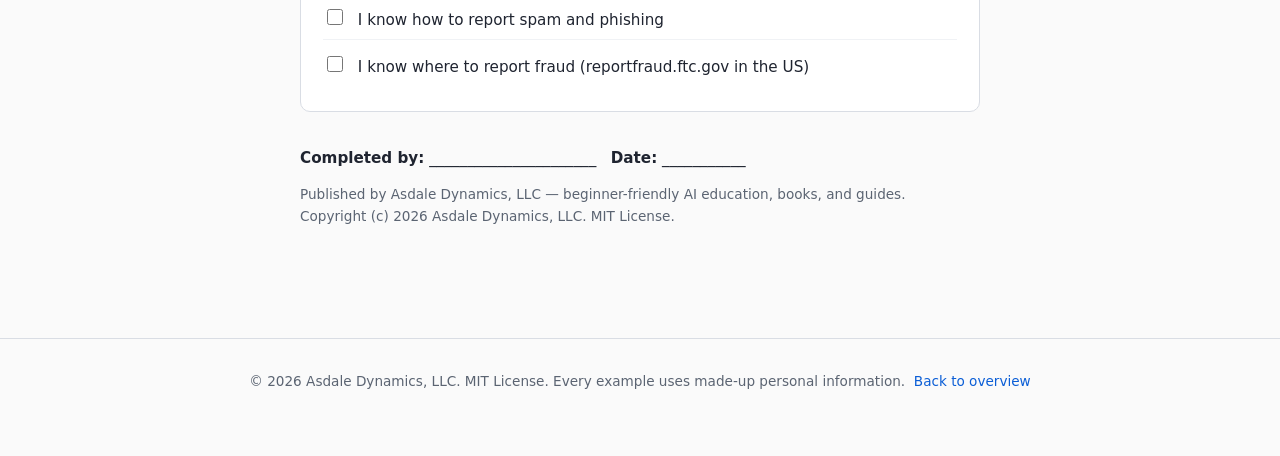
<file: static/checklist.html>
<!DOCTYPE html>
<html lang="en">
<head>
<meta charset="utf-8">
<meta name="viewport" content="width=device-width, initial-scale=1">
<title>Printable privacy checklist — Personal Privacy Basics</title>
<link rel="stylesheet" href="style.css">
</head>
<body>

<header class="site-header">
  <div class="inner">
    <a class="site-brand" href="index.html">Personal Privacy <span>Basics</span></a>
    <div class="site-tagline">A beginner’s guide · Asdale Dynamics, LLC</div>
  </div>
</header>

<nav class="site-nav">
  <ul>
    <li><a href="index.html">Overview</a></li>
    <li><a href="accounts.html">1. Accounts</a></li>
    <li><a href="browsers.html">2. Browsers</a></li>
    <li><a href="phones.html">3. Phones</a></li>
    <li><a href="ai-training.html">4. AI training opt-out</a></li>
    <li><a href="data-brokers.html">5. Data brokers</a></li>
    <li><a href="scams.html">6. Spotting scams</a></li>
    <li><a href="checklist.html" class="active">Printable checklist</a></li>
  </ul>
</nav>

<div class="page checklist-page">
  <h1>Printable privacy checklist</h1>
  <p class="page-intro">Print this page and check off each item as you do it. You do not have to finish it all at once — do a little at a time.</p>
  <p class="page-intro">Every example in this guide uses made-up names, emails, phone numbers, and addresses.</p>

  <div class="checklist-group">
    <h3>Accounts</h3>
    <ul class="task-list">
      <li><input type="checkbox"> Password manager installed</li>
      <li><input type="checkbox"> Strong, unique password on email</li>
      <li><input type="checkbox"> Strong, unique password on banking</li>
      <li><input type="checkbox"> Strong, unique password on password manager</li>
      <li><input type="checkbox"> 2FA turned on for email (authenticator app preferred)</li>
      <li><input type="checkbox"> 2FA turned on for banking</li>
      <li><input type="checkbox"> 2FA turned on for password manager</li>
      <li><input type="checkbox"> Backup codes saved (printed or on paper)</li>
      <li><input type="checkbox"> Old devices signed out of important accounts</li>
      <li><input type="checkbox"> Unused connected apps removed</li>
      <li><input type="checkbox"> Social media profiles set to private / limited</li>
      <li><input type="checkbox"> Security question answers made up and saved</li>
      <li><input type="checkbox"> Breach check run for my email address</li>
    </ul>
  </div>

  <div class="checklist-group">
    <h3>Browser</h3>
    <ul class="task-list">
      <li><input type="checkbox"> Tracking protection turned on (Strict or Balanced)</li>
      <li><input type="checkbox"> Ad/tracker blocker installed (e.g., uBlock Origin)</li>
      <li><input type="checkbox"> Third-party cookies blocked</li>
      <li><input type="checkbox"> Browser set to clear cookies and history (or clear automatically)</li>
      <li><input type="checkbox"> Private browsing used when needed</li>
      <li><input type="checkbox"> Browser sync protected with strong password + 2FA (if used)</li>
      <li><input type="checkbox"> Browser updates turned on automatically</li>
    </ul>
  </div>

  <div class="checklist-group">
    <h3>Phone</h3>
    <ul class="task-list">
      <li><input type="checkbox"> Screen lock: 6+ digit passcode or alphanumeric passcode</li>
      <li><input type="checkbox"> Auto-lock: 30 seconds to 2 minutes</li>
      <li><input type="checkbox"> Find My iPhone / Find My Device turned on</li>
      <li><input type="checkbox"> App permissions reviewed (location, contacts, camera, microphone)</li>
      <li><input type="checkbox"> Phone OS updates automatic</li>
      <li><input type="checkbox"> App updates automatic</li>
      <li><input type="checkbox"> Public Wi-Fi avoided for banking/shopping (or VPN used)</li>
      <li><input type="checkbox"> Ad tracking limited / advertising ID reset</li>
      <li><input type="checkbox"> Remote erase set up</li>
      <li><input type="checkbox"> Phone backed up</li>
    </ul>
  </div>

  <div class="checklist-group">
    <h3>AI training opt-outs</h3>
    <ul class="task-list">
      <li><input type="checkbox"> ChatGPT training turned off</li>
      <li><input type="checkbox"> Claude training turned off</li>
      <li><input type="checkbox"> Gemini activity turned off or auto-delete set</li>
      <li><input type="checkbox"> Copilot training turned off</li>
      <li><input type="checkbox"> Meta AI objection submitted (if available in your region)</li>
      <li><input type="checkbox"> Other AI tools checked</li>
      <li><input type="checkbox"> Rule adopted: never paste passwords, financial info, health details, or others’ private data into AI tools</li>
    </ul>
  </div>

  <div class="checklist-group">
    <h3>Data brokers</h3>
    <ul class="task-list">
      <li><input type="checkbox"> Searched my name + city; found people-search listings</li>
      <li><input type="checkbox"> Private list made of sites, URLs, and dates</li>
      <li><input type="checkbox"> Opt-out requests sent to each site</li>
      <li><input type="checkbox"> Email confirmations clicked where required</li>
      <li><input type="checkbox"> “Do Not Sell My Personal Information” used (if my state has it)</li>
      <li><input type="checkbox"> Calendar reminder set to re-check in 3–6 months</li>
    </ul>
  </div>

  <div class="checklist-group">
    <h3>Scam awareness</h3>
    <ul class="task-list">
      <li><input type="checkbox"> I do not click links in unexpected emails/texts</li>
      <li><input type="checkbox"> I never give passwords or 2FA codes to anyone</li>
      <li><input type="checkbox"> I do not pay with gift cards, wire, or crypto on someone’s say-so</li>
      <li><input type="checkbox"> I verify urgent requests through a separate channel</li>
      <li><input type="checkbox"> I know how to report spam and phishing</li>
      <li><input type="checkbox"> I know where to report fraud (reportfraud.ftc.gov in the US)</li>
    </ul>
  </div>

  <div class="signdate">
    <p><b>Completed by:</b> ______________________&nbsp;&nbsp;&nbsp;<b>Date:</b> ___________</p>
    <p class="chip-note">Published by Asdale Dynamics, LLC — beginner-friendly AI education, books, and guides.<br>
    Copyright (c) 2026 Asdale Dynamics, LLC. MIT License.</p>
  </div>
</div>

<footer>
  &copy; 2026 Asdale Dynamics, LLC. MIT License. Every example uses made-up personal information. &nbsp;<a href="index.html">Back to overview</a>
</footer>

</body>
</html>
</file>
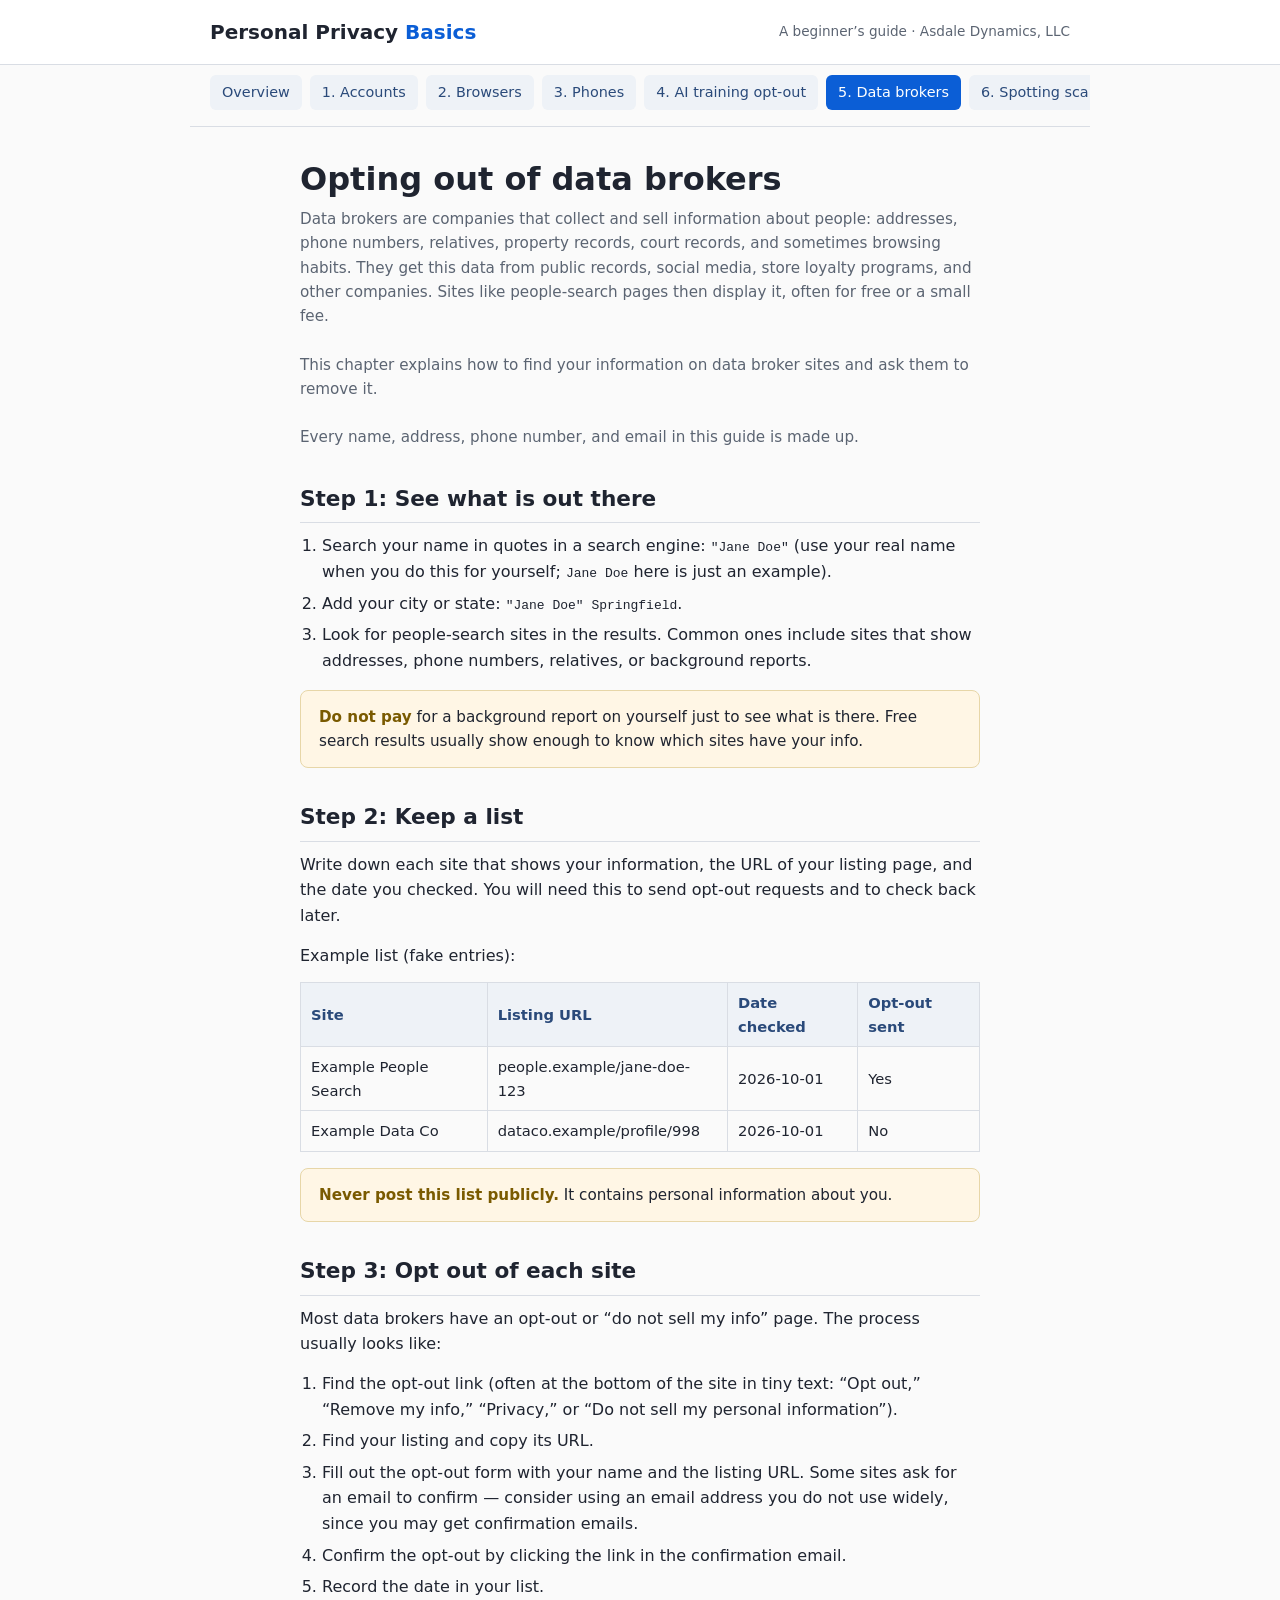
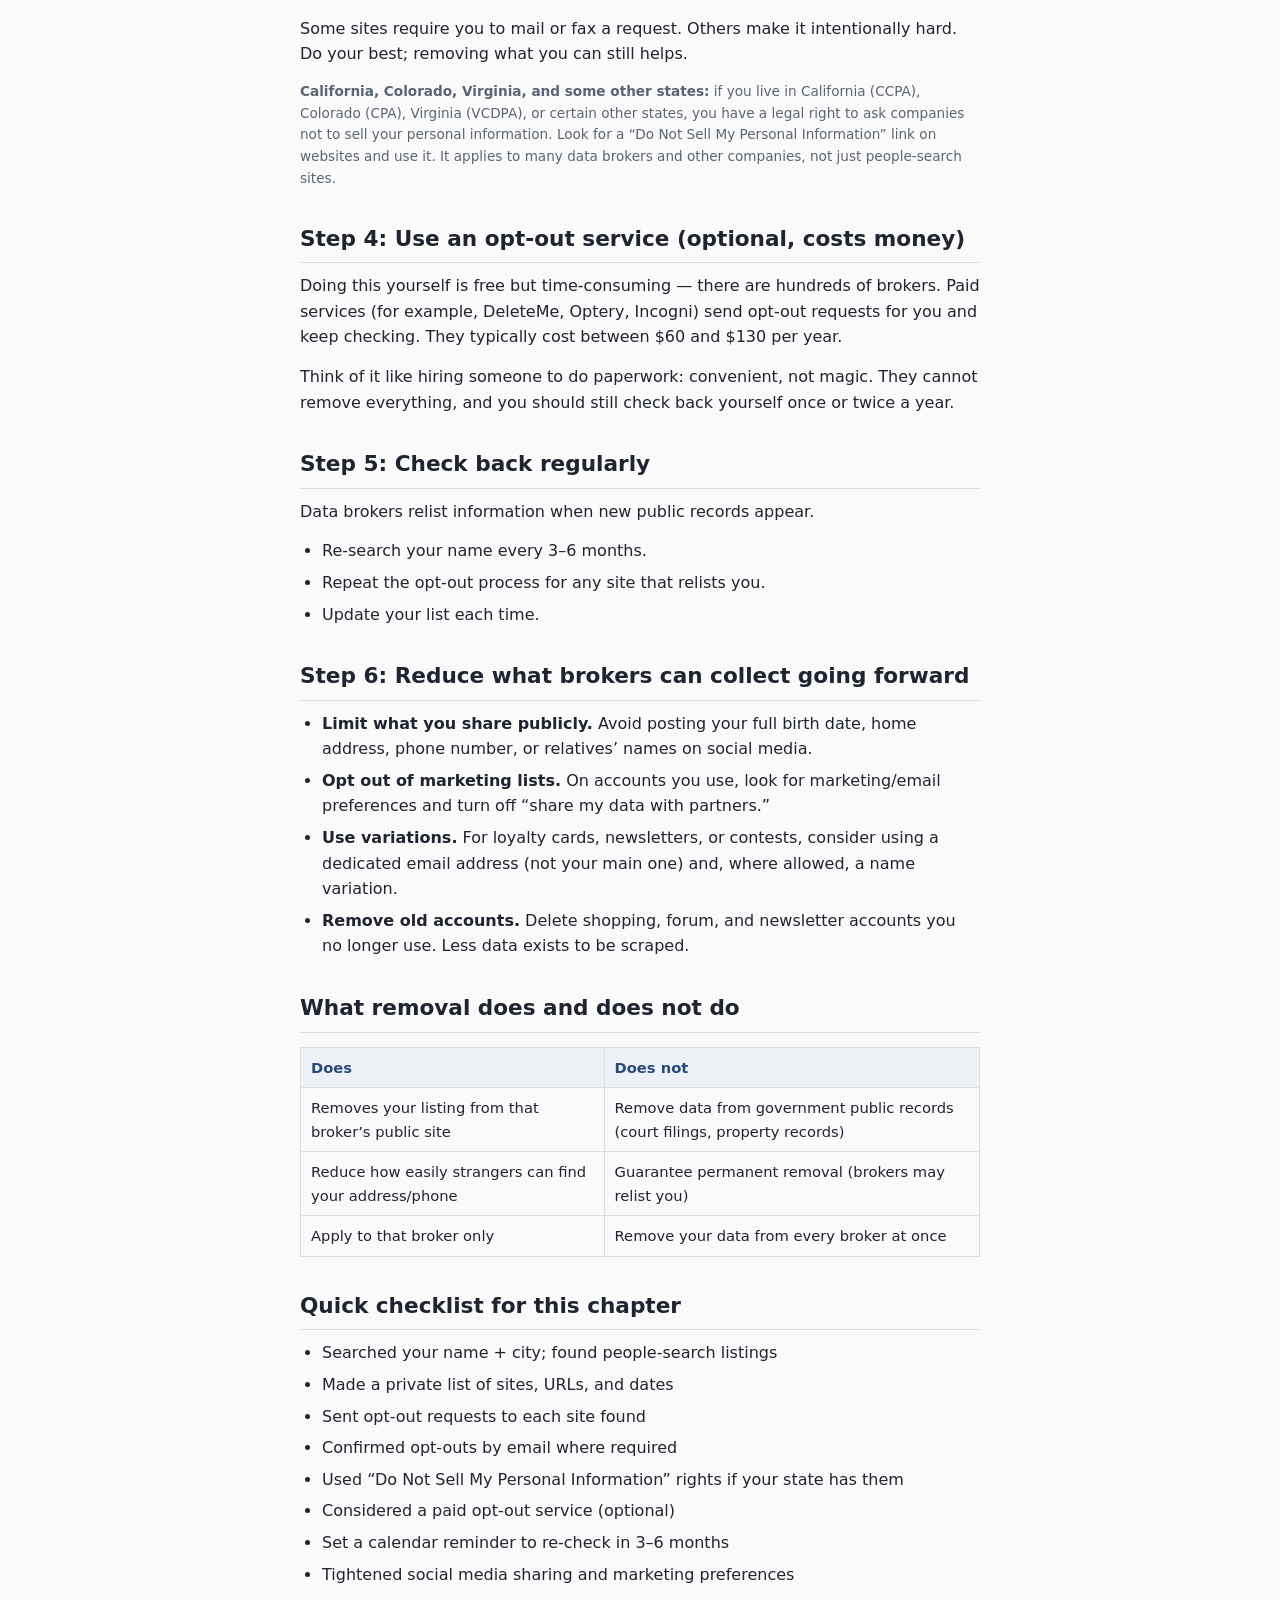
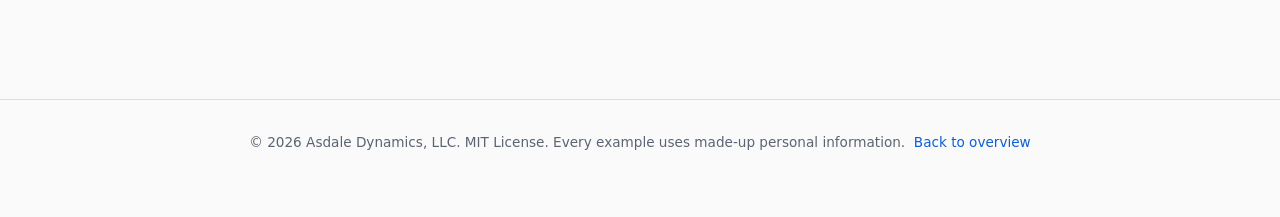
<file: static/data-brokers.html>
<!DOCTYPE html>
<html lang="en">
<head>
<meta charset="utf-8">
<meta name="viewport" content="width=device-width, initial-scale=1">
<title>5. Opting out of data brokers — Personal Privacy Basics</title>
<link rel="stylesheet" href="style.css">
</head>
<body>

<header class="site-header">
  <div class="inner">
    <a class="site-brand" href="index.html">Personal Privacy <span>Basics</span></a>
    <div class="site-tagline">A beginner’s guide · Asdale Dynamics, LLC</div>
  </div>
</header>

<nav class="site-nav">
  <ul>
    <li><a href="index.html">Overview</a></li>
    <li><a href="accounts.html">1. Accounts</a></li>
    <li><a href="browsers.html">2. Browsers</a></li>
    <li><a href="phones.html">3. Phones</a></li>
    <li><a href="ai-training.html">4. AI training opt-out</a></li>
    <li><a href="data-brokers.html" class="active">5. Data brokers</a></li>
    <li><a href="scams.html">6. Spotting scams</a></li>
    <li><a href="checklist.html">Printable checklist</a></li>
  </ul>
</nav>

<div class="page">
  <h1>Opting out of data brokers</h1>
  <p class="page-intro">Data brokers are companies that collect and sell information about people: addresses, phone numbers, relatives, property records, court records, and sometimes browsing habits. They get this data from public records, social media, store loyalty programs, and other companies. Sites like people-search pages then display it, often for free or a small fee.</p>
  <p class="page-intro">This chapter explains how to find your information on data broker sites and ask them to remove it.</p>
  <p class="page-intro">Every name, address, phone number, and email in this guide is made up.</p>

  <h2>Step 1: See what is out there</h2>
  <ol>
    <li>Search your name in quotes in a search engine: <code>"Jane Doe"</code> (use your real name when you do this for yourself; <code>Jane Doe</code> here is just an example).</li>
    <li>Add your city or state: <code>"Jane Doe" Springfield</code>.</li>
    <li>Look for people-search sites in the results. Common ones include sites that show addresses, phone numbers, relatives, or background reports.</li>
  </ol>
  <p class="callout"><b>Do not pay</b> for a background report on yourself just to see what is there. Free search results usually show enough to know which sites have your info.</p>

  <h2>Step 2: Keep a list</h2>
  <p>Write down each site that shows your information, the URL of your listing page, and the date you checked. You will need this to send opt-out requests and to check back later.</p>
  <p>Example list (fake entries):</p>
  <table>
    <tr><th>Site</th><th>Listing URL</th><th>Date checked</th><th>Opt-out sent</th></tr>
    <tr><td>Example People Search</td><td>people.example/jane-doe-123</td><td>2026-10-01</td><td>Yes</td></tr>
    <tr><td>Example Data Co</td><td>dataco.example/profile/998</td><td>2026-10-01</td><td>No</td></tr>
  </table>
  <p class="callout"><b>Never post this list publicly.</b> It contains personal information about you.</p>

  <h2>Step 3: Opt out of each site</h2>
  <p>Most data brokers have an opt-out or “do not sell my info” page. The process usually looks like:</p>
  <ol>
    <li>Find the opt-out link (often at the bottom of the site in tiny text: “Opt out,” “Remove my info,” “Privacy,” or “Do not sell my personal information”).</li>
    <li>Find your listing and copy its URL.</li>
    <li>Fill out the opt-out form with your name and the listing URL. Some sites ask for an email to confirm — consider using an email address you do not use widely, since you may get confirmation emails.</li>
    <li>Confirm the opt-out by clicking the link in the confirmation email.</li>
    <li>Record the date in your list.</li>
  </ol>
  <p>Some sites require you to mail or fax a request. Others make it intentionally hard. Do your best; removing what you can still helps.</p>
  <p class="chip-note"><b>California, Colorado, Virginia, and some other states:</b> if you live in California (CCPA), Colorado (CPA), Virginia (VCDPA), or certain other states, you have a legal right to ask companies not to sell your personal information. Look for a “Do Not Sell My Personal Information” link on websites and use it. It applies to many data brokers and other companies, not just people-search sites.</p>

  <h2>Step 4: Use an opt-out service (optional, costs money)</h2>
  <p>Doing this yourself is free but time-consuming — there are hundreds of brokers. Paid services (for example, DeleteMe, Optery, Incogni) send opt-out requests for you and keep checking. They typically cost between $60 and $130 per year.</p>
  <p>Think of it like hiring someone to do paperwork: convenient, not magic. They cannot remove everything, and you should still check back yourself once or twice a year.</p>

  <h2>Step 5: Check back regularly</h2>
  <p>Data brokers relist information when new public records appear.</p>
  <ul>
    <li>Re-search your name every 3–6 months.</li>
    <li>Repeat the opt-out process for any site that relists you.</li>
    <li>Update your list each time.</li>
  </ul>

  <h2>Step 6: Reduce what brokers can collect going forward</h2>
  <ul>
    <li><b>Limit what you share publicly.</b> Avoid posting your full birth date, home address, phone number, or relatives’ names on social media.</li>
    <li><b>Opt out of marketing lists.</b> On accounts you use, look for marketing/email preferences and turn off “share my data with partners.”</li>
    <li><b>Use variations.</b> For loyalty cards, newsletters, or contests, consider using a dedicated email address (not your main one) and, where allowed, a name variation.</li>
    <li><b>Remove old accounts.</b> Delete shopping, forum, and newsletter accounts you no longer use. Less data exists to be scraped.</li>
  </ul>

  <h2>What removal does and does not do</h2>
  <table>
    <tr><th>Does</th><th>Does not</th></tr>
    <tr><td>Removes your listing from that broker’s public site</td><td>Remove data from government public records (court filings, property records)</td></tr>
    <tr><td>Reduce how easily strangers can find your address/phone</td><td>Guarantee permanent removal (brokers may relist you)</td></tr>
    <tr><td>Apply to that broker only</td><td>Remove your data from every broker at once</td></tr>
  </table>

  <h2>Quick checklist for this chapter</h2>
  <ul>
    <li>Searched your name + city; found people-search listings</li>
    <li>Made a private list of sites, URLs, and dates</li>
    <li>Sent opt-out requests to each site found</li>
    <li>Confirmed opt-outs by email where required</li>
    <li>Used “Do Not Sell My Personal Information” rights if your state has them</li>
    <li>Considered a paid opt-out service (optional)</li>
    <li>Set a calendar reminder to re-check in 3–6 months</li>
    <li>Tightened social media sharing and marketing preferences</li>
  </ul>
</div>

<footer>
  &copy; 2026 Asdale Dynamics, LLC. MIT License. Every example uses made-up personal information. &nbsp;<a href="index.html">Back to overview</a>
</footer>

</body>
</html>
</file>
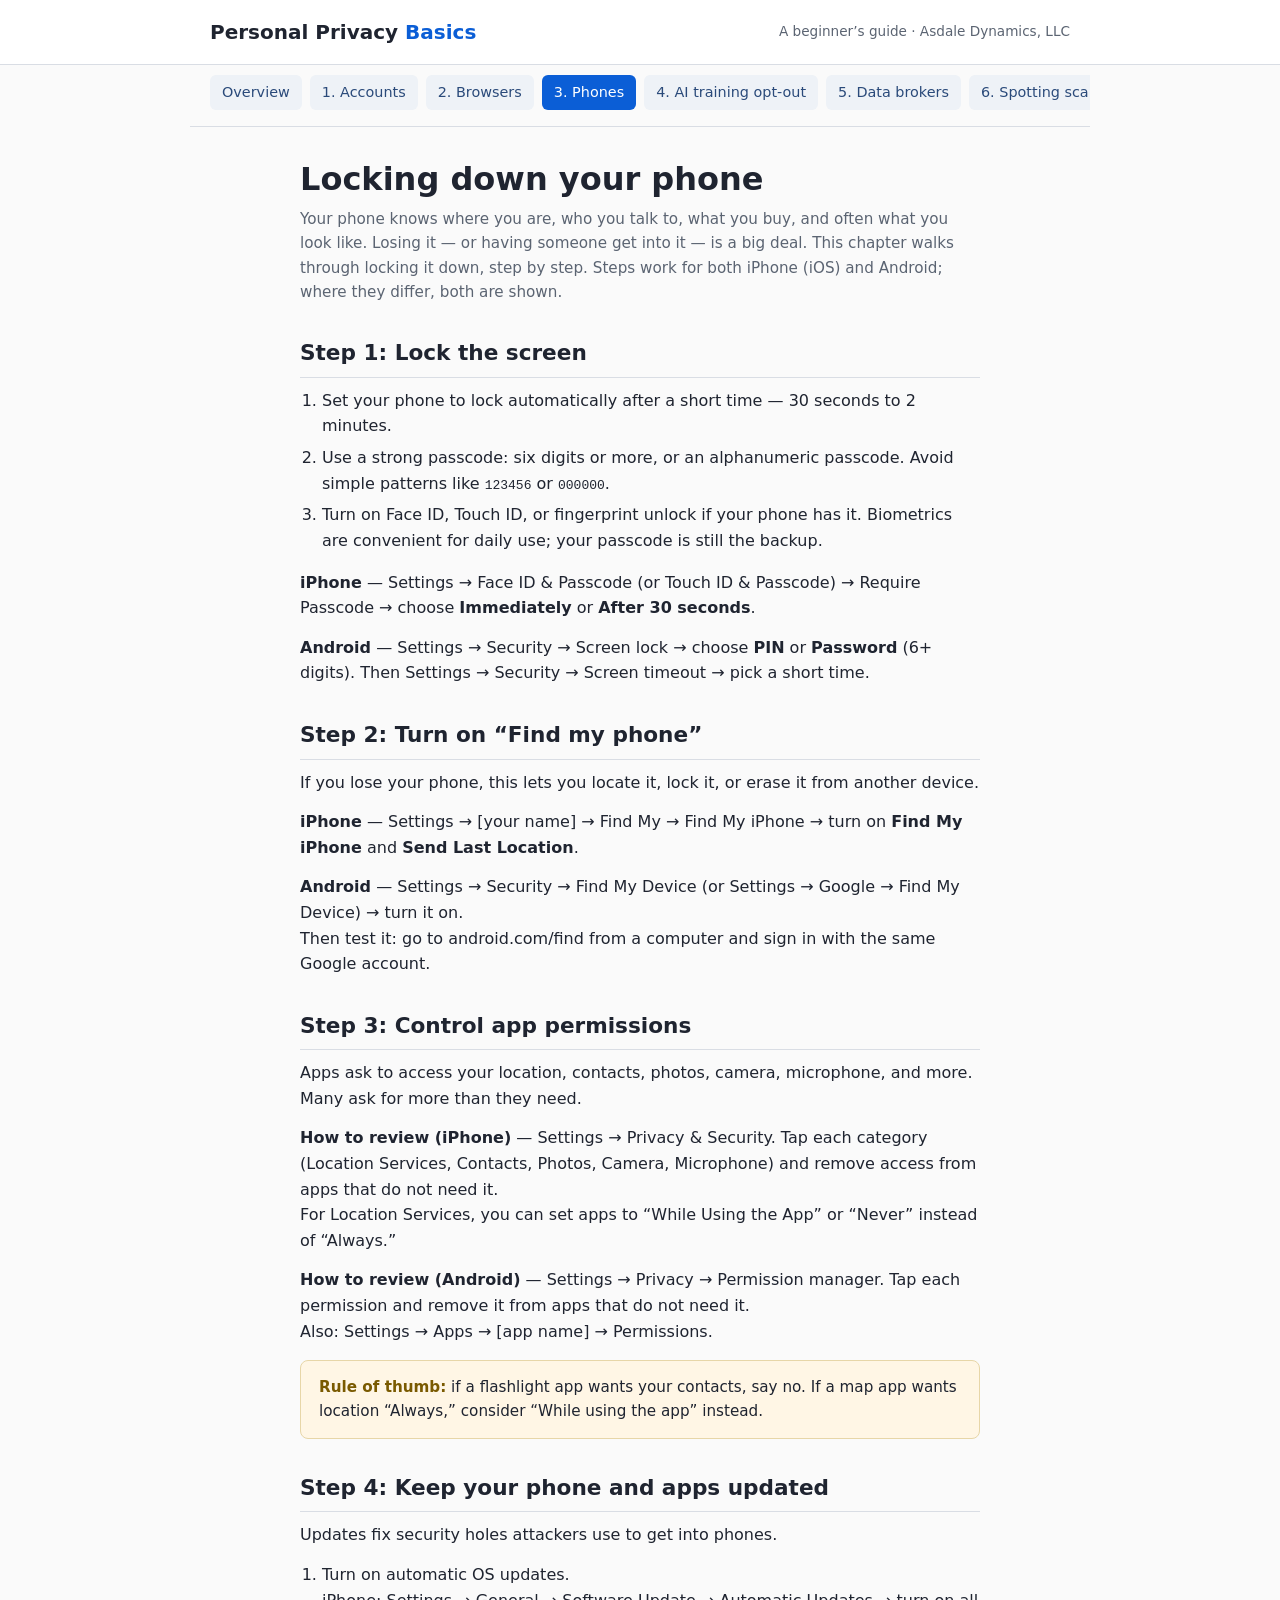
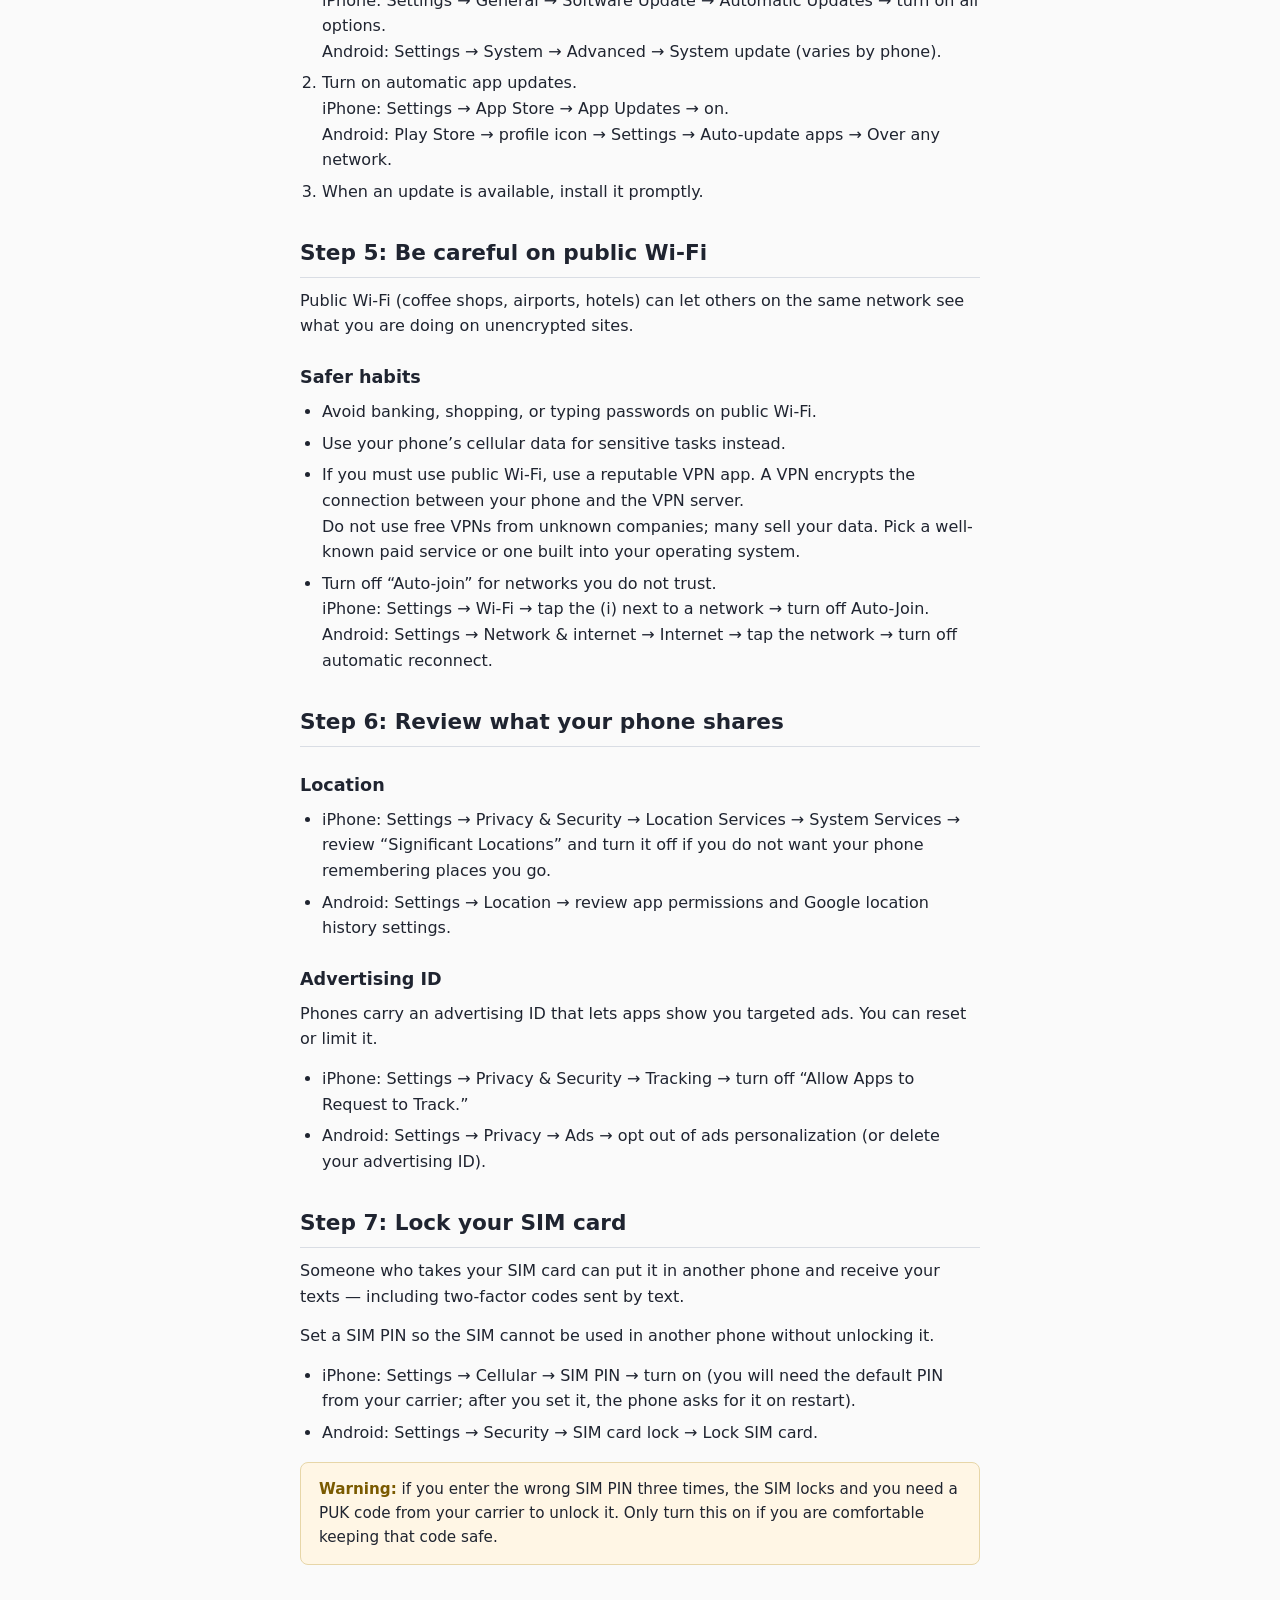
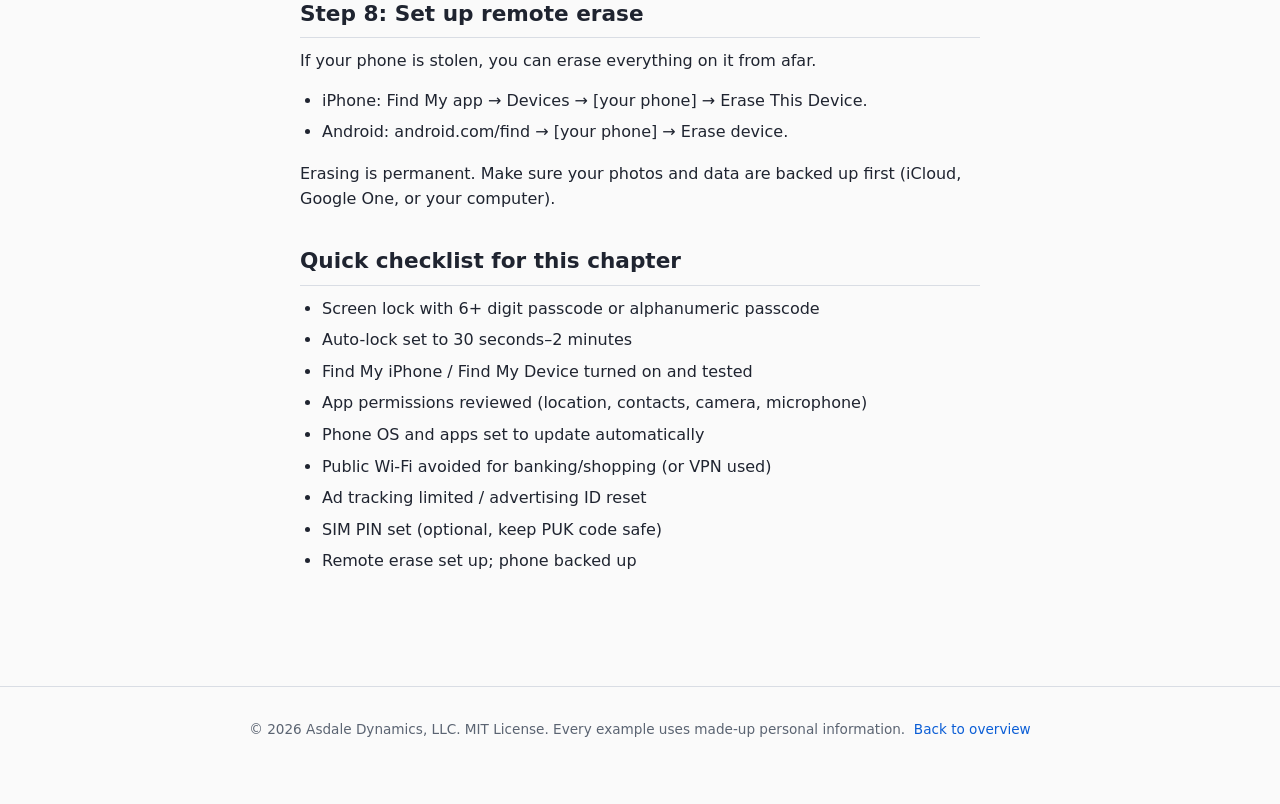
<file: static/phones.html>
<!DOCTYPE html>
<html lang="en">
<head>
<meta charset="utf-8">
<meta name="viewport" content="width=device-width, initial-scale=1">
<title>3. Locking down your phone — Personal Privacy Basics</title>
<link rel="stylesheet" href="style.css">
</head>
<body>

<header class="site-header">
  <div class="inner">
    <a class="site-brand" href="index.html">Personal Privacy <span>Basics</span></a>
    <div class="site-tagline">A beginner’s guide · Asdale Dynamics, LLC</div>
  </div>
</header>

<nav class="site-nav">
  <ul>
    <li><a href="index.html">Overview</a></li>
    <li><a href="accounts.html">1. Accounts</a></li>
    <li><a href="browsers.html">2. Browsers</a></li>
    <li><a href="phones.html" class="active">3. Phones</a></li>
    <li><a href="ai-training.html">4. AI training opt-out</a></li>
    <li><a href="data-brokers.html">5. Data brokers</a></li>
    <li><a href="scams.html">6. Spotting scams</a></li>
    <li><a href="checklist.html">Printable checklist</a></li>
  </ul>
</nav>

<div class="page">
  <h1>Locking down your phone</h1>
  <p class="page-intro">Your phone knows where you are, who you talk to, what you buy, and often what you look like. Losing it — or having someone get into it — is a big deal. This chapter walks through locking it down, step by step. Steps work for both iPhone (iOS) and Android; where they differ, both are shown.</p>

  <h2>Step 1: Lock the screen</h2>
  <ol>
    <li>Set your phone to lock automatically after a short time — 30 seconds to 2 minutes.</li>
    <li>Use a strong passcode: six digits or more, or an alphanumeric passcode. Avoid simple patterns like <code>123456</code> or <code>000000</code>.</li>
    <li>Turn on Face ID, Touch ID, or fingerprint unlock if your phone has it. Biometrics are convenient for daily use; your passcode is still the backup.</li>
  </ol>
  <p><b>iPhone</b> — Settings → Face ID &amp; Passcode (or Touch ID &amp; Passcode) → Require Passcode → choose <b>Immediately</b> or <b>After 30 seconds</b>.</p>
  <p><b>Android</b> — Settings → Security → Screen lock → choose <b>PIN</b> or <b>Password</b> (6+ digits). Then Settings → Security → Screen timeout → pick a short time.</p>

  <h2>Step 2: Turn on “Find my phone”</h2>
  <p>If you lose your phone, this lets you locate it, lock it, or erase it from another device.</p>
  <p><b>iPhone</b> — Settings → [your name] → Find My → Find My iPhone → turn on <b>Find My iPhone</b> and <b>Send Last Location</b>.</p>
  <p><b>Android</b> — Settings → Security → Find My Device (or Settings → Google → Find My Device) → turn it on.<br>
  Then test it: go to android.com/find from a computer and sign in with the same Google account.</p>

  <h2>Step 3: Control app permissions</h2>
  <p>Apps ask to access your location, contacts, photos, camera, microphone, and more. Many ask for more than they need.</p>
  <p><b>How to review (iPhone)</b> — Settings → Privacy &amp; Security. Tap each category (Location Services, Contacts, Photos, Camera, Microphone) and remove access from apps that do not need it.<br>
  For Location Services, you can set apps to “While Using the App” or “Never” instead of “Always.”</p>
  <p><b>How to review (Android)</b> — Settings → Privacy → Permission manager. Tap each permission and remove it from apps that do not need it.<br>
  Also: Settings → Apps → [app name] → Permissions.</p>
  <p class="callout"><b>Rule of thumb:</b> if a flashlight app wants your contacts, say no. If a map app wants location “Always,” consider “While using the app” instead.</p>

  <h2>Step 4: Keep your phone and apps updated</h2>
  <p>Updates fix security holes attackers use to get into phones.</p>
  <ol>
    <li>Turn on automatic OS updates.<br>
    iPhone: Settings → General → Software Update → Automatic Updates → turn on all options.<br>
    Android: Settings → System → Advanced → System update (varies by phone).</li>
    <li>Turn on automatic app updates.<br>
    iPhone: Settings → App Store → App Updates → on.<br>
    Android: Play Store → profile icon → Settings → Auto-update apps → Over any network.</li>
    <li>When an update is available, install it promptly.</li>
  </ol>

  <h2>Step 5: Be careful on public Wi-Fi</h2>
  <p>Public Wi-Fi (coffee shops, airports, hotels) can let others on the same network see what you are doing on unencrypted sites.</p>
  <h3>Safer habits</h3>
  <ul>
    <li>Avoid banking, shopping, or typing passwords on public Wi-Fi.</li>
    <li>Use your phone’s cellular data for sensitive tasks instead.</li>
    <li>If you must use public Wi-Fi, use a reputable VPN app. A VPN encrypts the connection between your phone and the VPN server.<br>
    Do not use free VPNs from unknown companies; many sell your data. Pick a well-known paid service or one built into your operating system.</li>
    <li>Turn off “Auto-join” for networks you do not trust.<br>
    iPhone: Settings → Wi-Fi → tap the (i) next to a network → turn off Auto-Join.<br>
    Android: Settings → Network &amp; internet → Internet → tap the network → turn off automatic reconnect.</li>
  </ul>

  <h2>Step 6: Review what your phone shares</h2>
  <h3>Location</h3>
  <ul>
    <li>iPhone: Settings → Privacy &amp; Security → Location Services → System Services → review “Significant Locations” and turn it off if you do not want your phone remembering places you go.</li>
    <li>Android: Settings → Location → review app permissions and Google location history settings.</li>
  </ul>
  <h3>Advertising ID</h3>
  <p>Phones carry an advertising ID that lets apps show you targeted ads. You can reset or limit it.</p>
  <ul>
    <li>iPhone: Settings → Privacy &amp; Security → Tracking → turn off “Allow Apps to Request to Track.”</li>
    <li>Android: Settings → Privacy → Ads → opt out of ads personalization (or delete your advertising ID).</li>
  </ul>

  <h2>Step 7: Lock your SIM card</h2>
  <p>Someone who takes your SIM card can put it in another phone and receive your texts — including two-factor codes sent by text.</p>
  <p>Set a SIM PIN so the SIM cannot be used in another phone without unlocking it.</p>
  <ul>
    <li>iPhone: Settings → Cellular → SIM PIN → turn on (you will need the default PIN from your carrier; after you set it, the phone asks for it on restart).</li>
    <li>Android: Settings → Security → SIM card lock → Lock SIM card.</li>
  </ul>
  <div class="callout"><b>Warning:</b> if you enter the wrong SIM PIN three times, the SIM locks and you need a PUK code from your carrier to unlock it. Only turn this on if you are comfortable keeping that code safe.</div>

  <h2>Step 8: Set up remote erase</h2>
  <p>If your phone is stolen, you can erase everything on it from afar.</p>
  <ul>
    <li>iPhone: Find My app → Devices → [your phone] → Erase This Device.</li>
    <li>Android: android.com/find → [your phone] → Erase device.</li>
  </ul>
  <p>Erasing is permanent. Make sure your photos and data are backed up first (iCloud, Google One, or your computer).</p>

  <h2>Quick checklist for this chapter</h2>
  <ul>
    <li>Screen lock with 6+ digit passcode or alphanumeric passcode</li>
    <li>Auto-lock set to 30 seconds–2 minutes</li>
    <li>Find My iPhone / Find My Device turned on and tested</li>
    <li>App permissions reviewed (location, contacts, camera, microphone)</li>
    <li>Phone OS and apps set to update automatically</li>
    <li>Public Wi-Fi avoided for banking/shopping (or VPN used)</li>
    <li>Ad tracking limited / advertising ID reset</li>
    <li>SIM PIN set (optional, keep PUK code safe)</li>
    <li>Remote erase set up; phone backed up</li>
  </ul>
</div>

<footer>
  &copy; 2026 Asdale Dynamics, LLC. MIT License. Every example uses made-up personal information. &nbsp;<a href="index.html">Back to overview</a>
</footer>

</body>
</html>
</file>
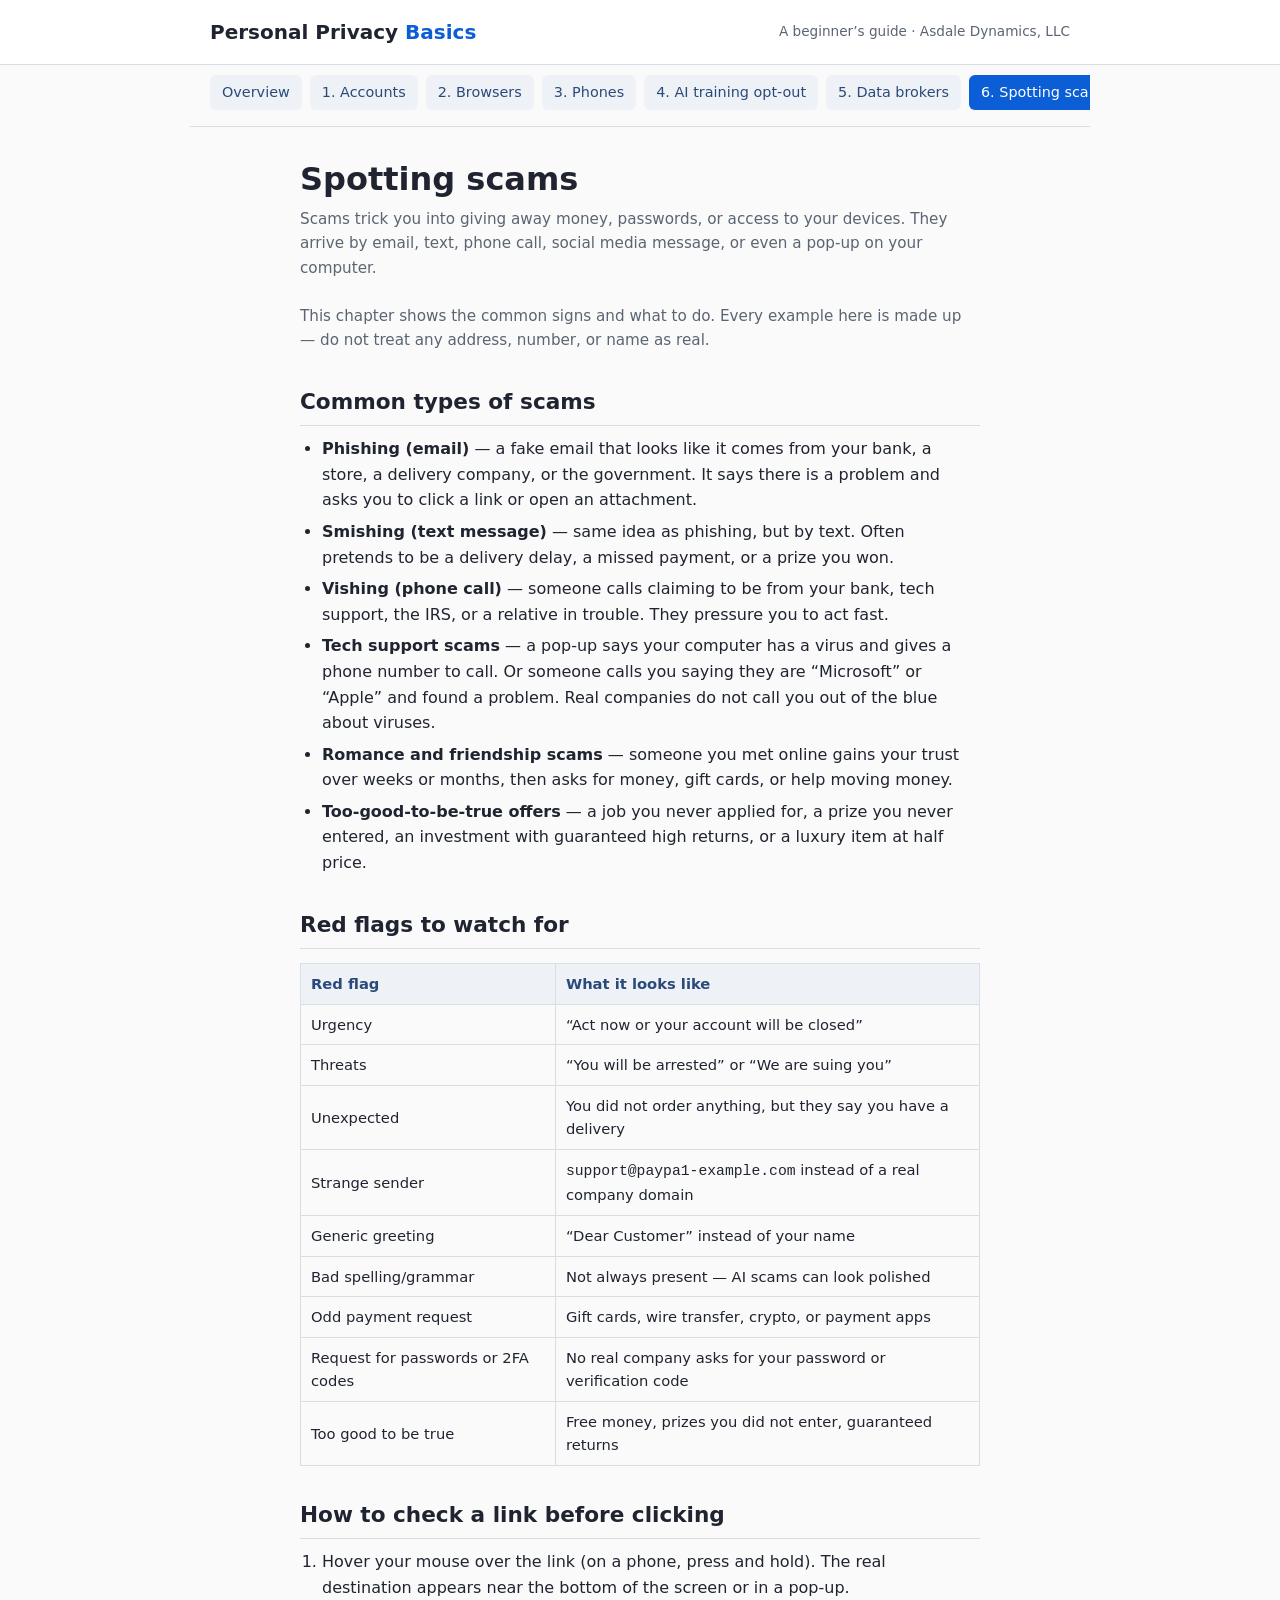
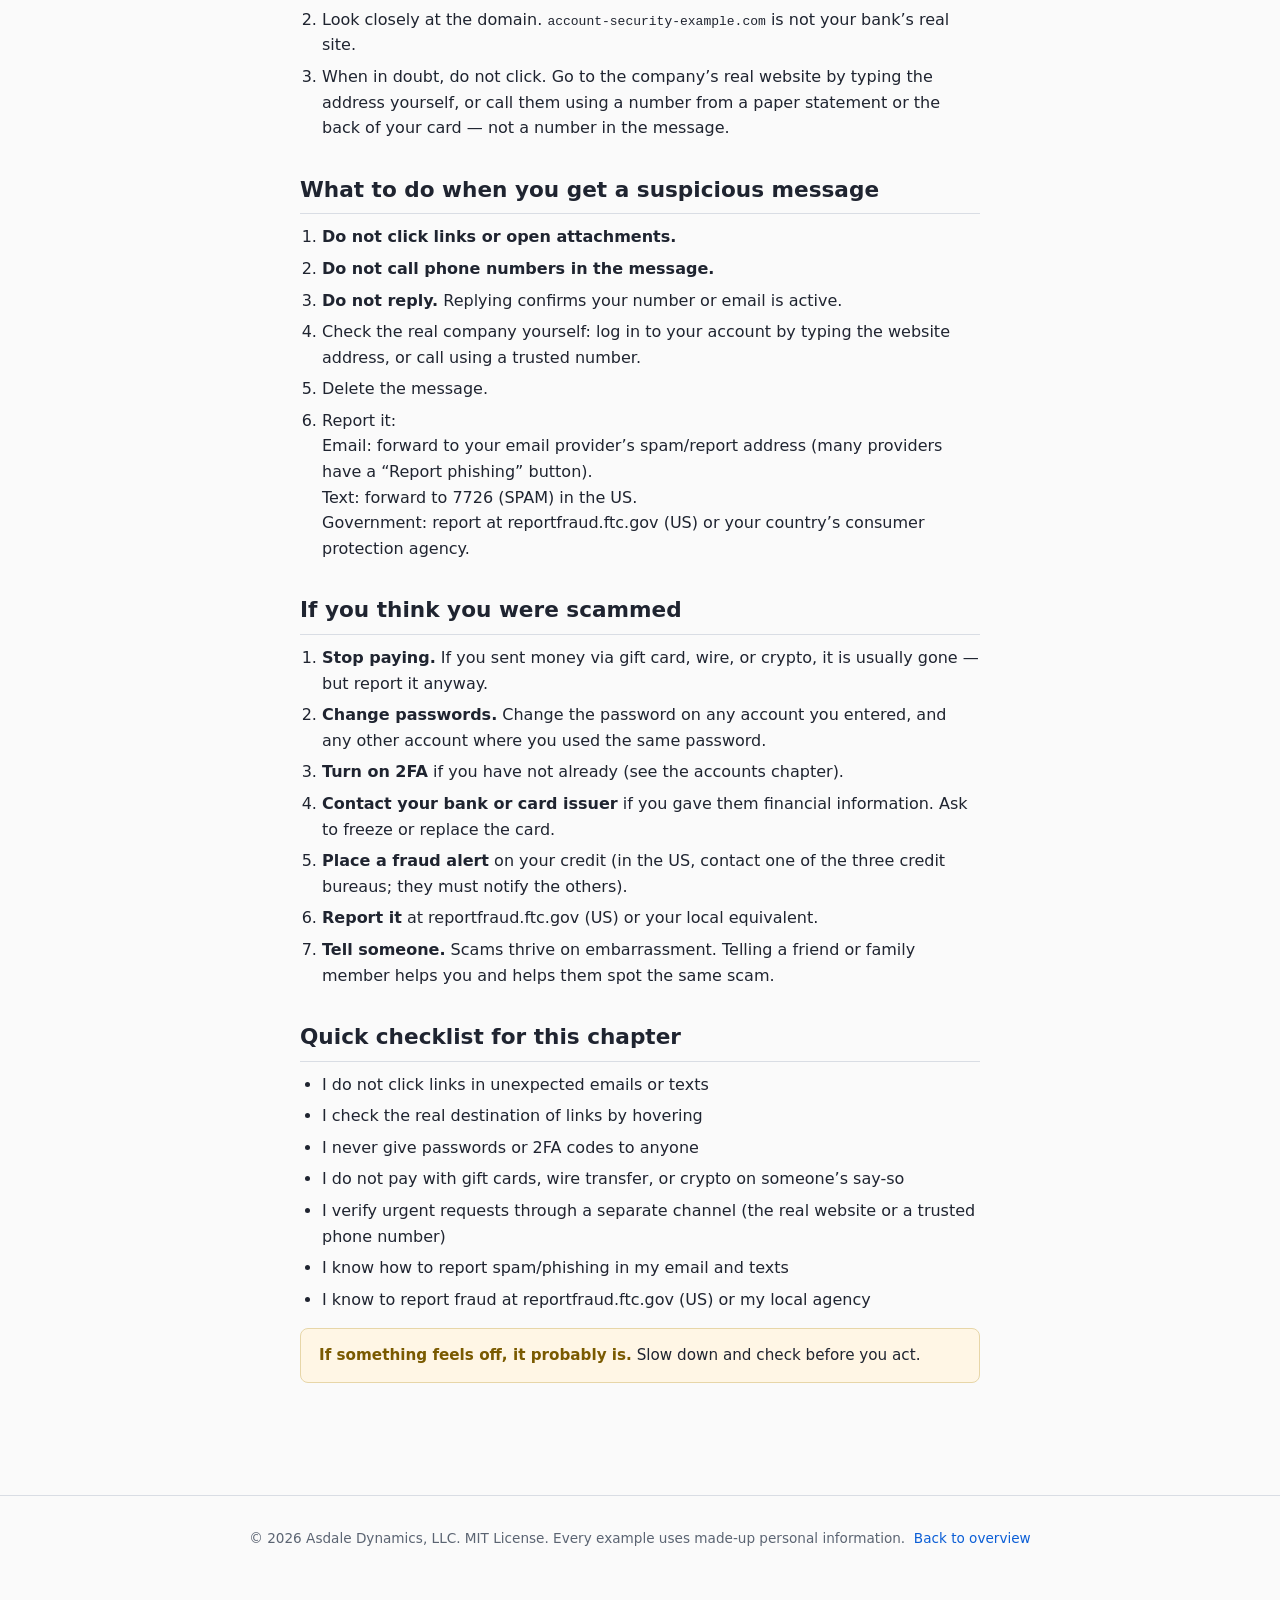
<file: static/scams.html>
<!DOCTYPE html>
<html lang="en">
<head>
<meta charset="utf-8">
<meta name="viewport" content="width=device-width, initial-scale=1">
<title>6. Spotting scams — Personal Privacy Basics</title>
<link rel="stylesheet" href="style.css">
</head>
<body>

<header class="site-header">
  <div class="inner">
    <a class="site-brand" href="index.html">Personal Privacy <span>Basics</span></a>
    <div class="site-tagline">A beginner’s guide · Asdale Dynamics, LLC</div>
  </div>
</header>

<nav class="site-nav">
  <ul>
    <li><a href="index.html">Overview</a></li>
    <li><a href="accounts.html">1. Accounts</a></li>
    <li><a href="browsers.html">2. Browsers</a></li>
    <li><a href="phones.html">3. Phones</a></li>
    <li><a href="ai-training.html">4. AI training opt-out</a></li>
    <li><a href="data-brokers.html">5. Data brokers</a></li>
    <li><a href="scams.html" class="active">6. Spotting scams</a></li>
    <li><a href="checklist.html">Printable checklist</a></li>
  </ul>
</nav>

<div class="page">
  <h1>Spotting scams</h1>
  <p class="page-intro">Scams trick you into giving away money, passwords, or access to your devices. They arrive by email, text, phone call, social media message, or even a pop-up on your computer.</p>
  <p class="page-intro">This chapter shows the common signs and what to do. Every example here is made up — do not treat any address, number, or name as real.</p>

  <h2>Common types of scams</h2>
  <ul>
    <li><b>Phishing (email)</b> — a fake email that looks like it comes from your bank, a store, a delivery company, or the government. It says there is a problem and asks you to click a link or open an attachment.</li>
    <li><b>Smishing (text message)</b> — same idea as phishing, but by text. Often pretends to be a delivery delay, a missed payment, or a prize you won.</li>
    <li><b>Vishing (phone call)</b> — someone calls claiming to be from your bank, tech support, the IRS, or a relative in trouble. They pressure you to act fast.</li>
    <li><b>Tech support scams</b> — a pop-up says your computer has a virus and gives a phone number to call. Or someone calls you saying they are “Microsoft” or “Apple” and found a problem. Real companies do not call you out of the blue about viruses.</li>
    <li><b>Romance and friendship scams</b> — someone you met online gains your trust over weeks or months, then asks for money, gift cards, or help moving money.</li>
    <li><b>Too-good-to-be-true offers</b> — a job you never applied for, a prize you never entered, an investment with guaranteed high returns, or a luxury item at half price.</li>
  </ul>

  <h2>Red flags to watch for</h2>
  <table>
    <tr><th>Red flag</th><th>What it looks like</th></tr>
    <tr><td>Urgency</td><td>“Act now or your account will be closed”</td></tr>
    <tr><td>Threats</td><td>“You will be arrested” or “We are suing you”</td></tr>
    <tr><td>Unexpected</td><td>You did not order anything, but they say you have a delivery</td></tr>
    <tr><td>Strange sender</td><td><code>support@paypa1-example.com</code> instead of a real company domain</td></tr>
    <tr><td>Generic greeting</td><td>“Dear Customer” instead of your name</td></tr>
    <tr><td>Bad spelling/grammar</td><td>Not always present — AI scams can look polished</td></tr>
    <tr><td>Odd payment request</td><td>Gift cards, wire transfer, crypto, or payment apps</td></tr>
    <tr><td>Request for passwords or 2FA codes</td><td>No real company asks for your password or verification code</td></tr>
    <tr><td>Too good to be true</td><td>Free money, prizes you did not enter, guaranteed returns</td></tr>
  </table>

  <h2>How to check a link before clicking</h2>
  <ol>
    <li>Hover your mouse over the link (on a phone, press and hold). The real destination appears near the bottom of the screen or in a pop-up.</li>
    <li>Look closely at the domain. <code>account-security-example.com</code> is not your bank’s real site.</li>
    <li>When in doubt, do not click. Go to the company’s real website by typing the address yourself, or call them using a number from a paper statement or the back of your card — not a number in the message.</li>
  </ol>

  <h2>What to do when you get a suspicious message</h2>
  <ol>
    <li><b>Do not click links or open attachments.</b></li>
    <li><b>Do not call phone numbers in the message.</b></li>
    <li><b>Do not reply.</b> Replying confirms your number or email is active.</li>
    <li>Check the real company yourself: log in to your account by typing the website address, or call using a trusted number.</li>
    <li>Delete the message.</li>
    <li>Report it:<br>
    Email: forward to your email provider’s spam/report address (many providers have a “Report phishing” button).<br>
    Text: forward to 7726 (SPAM) in the US.<br>
    Government: report at reportfraud.ftc.gov (US) or your country’s consumer protection agency.</li>
  </ol>

  <h2>If you think you were scammed</h2>
  <ol>
    <li><b>Stop paying.</b> If you sent money via gift card, wire, or crypto, it is usually gone — but report it anyway.</li>
    <li><b>Change passwords.</b> Change the password on any account you entered, and any other account where you used the same password.</li>
    <li><b>Turn on 2FA</b> if you have not already (see the accounts chapter).</li>
    <li><b>Contact your bank or card issuer</b> if you gave them financial information. Ask to freeze or replace the card.</li>
    <li><b>Place a fraud alert</b> on your credit (in the US, contact one of the three credit bureaus; they must notify the others).</li>
    <li><b>Report it</b> at reportfraud.ftc.gov (US) or your local equivalent.</li>
    <li><b>Tell someone.</b> Scams thrive on embarrassment. Telling a friend or family member helps you and helps them spot the same scam.</li>
  </ol>

  <h2>Quick checklist for this chapter</h2>
  <ul>
    <li>I do not click links in unexpected emails or texts</li>
    <li>I check the real destination of links by hovering</li>
    <li>I never give passwords or 2FA codes to anyone</li>
    <li>I do not pay with gift cards, wire transfer, or crypto on someone’s say-so</li>
    <li>I verify urgent requests through a separate channel (the real website or a trusted phone number)</li>
    <li>I know how to report spam/phishing in my email and texts</li>
    <li>I know to report fraud at reportfraud.ftc.gov (US) or my local agency</li>
  </ul>
  <p class="callout"><b>If something feels off, it probably is.</b> Slow down and check before you act.</p>
</div>

<footer>
  &copy; 2026 Asdale Dynamics, LLC. MIT License. Every example uses made-up personal information. &nbsp;<a href="index.html">Back to overview</a>
</footer>

</body>
</html>
</file>
<file: static/style.css>
/* Personal Privacy Basics — static site stylesheet
   Published by Asdale Dynamics, LLC. Copyright (c) 2026 Asdale Dynamics, LLC. */

:root {
  --bg: #fafafa;
  --surface: #ffffff;
  --text: #1f2430;
  --muted: #5b6472;
  --brand: #0b5ed6;
  --brand-dark: #084aad;
  --line: #d9dde4;
  --chip: #eef2f7;
  --chip-text: #2a4a7a;
}

* { box-sizing: border-box; }

html { scroll-behavior: smooth; }

body {
  margin: 0;
  font-family: ui-sans-serif, system-ui, -apple-system, Segoe UI, Roboto, Helvetica, Arial, sans-serif;
  color: var(--text);
  background: var(--bg);
  line-height: 1.6;
}

a { color: var(--brand); text-decoration: none; }
a:hover { text-decoration: underline; }

/* ---------- Header ---------- */

.site-header {
  background: var(--surface);
  border-bottom: 1px solid var(--line);
  position: sticky;
  top: 0;
  z-index: 20;
}

.site-header .inner {
  max-width: 900px;
  margin: 0 auto;
  padding: 16px 20px;
  display: flex;
  align-items: center;
  gap: 12px;
  flex-wrap: wrap;
}

.site-brand {
  font-weight: 700;
  font-size: 1.25rem;
  color: var(--text);
  text-decoration: none;
}

.site-brand span { color: var(--brand); }

.site-tagline {
  font-size: 0.85rem;
  color: var(--muted);
  margin-left: auto;
  white-space: nowrap;
}

.site-nav {
  max-width: 900px;
  margin: 0 auto;
  padding: 10px 20px;
  border-bottom: 1px solid var(--line);
  overflow-x: auto;
}

.site-nav ul {
  list-style: none;
  margin: 0;
  padding: 0;
  display: flex;
  gap: 8px;
  flex-wrap: nowrap;
}

.site-nav a {
  display: block;
  padding: 6px 12px;
  border-radius: 6px;
  background: var(--chip);
  color: var(--chip-text);
  font-size: 0.9rem;
  font-weight: 500;
  white-space: nowrap;
}

.site-nav a:hover { background: #e2e7ee; text-decoration: none; }

.site-nav a.active { background: var(--brand); color: #ffffff; }

/* ---------- Page shell ---------- */

.page {
  max-width: 720px;
  margin: 32px auto;
  padding: 0 20px 64px;
}

.page h1 {
  font-size: 2rem;
  margin: 0 0 8px;
  line-height: 1.25;
}

.page-intro {
  color: var(--muted);
  margin-bottom: 24px;
  font-size: 0.95rem;
}

footer {
  border-top: 1px solid var(--line);
  padding: 32px 20px 64px;
  font-size: 0.85rem;
  color: var(--muted);
  text-align: center;
}

footer a { color: var(--brand); }

/* ---------- Content ---------- */

h2 {
  font-size: 1.35rem;
  margin: 32px 0 10px;
  border-bottom: 1px solid var(--line);
  padding-bottom: 6px;
}

h3 { font-size: 1.1rem; margin: 24px 0 8px; }

p { margin: 0 0 14px; }

ul, ol { margin: 6px 0 16px; padding-left: 22px; }

li { margin-bottom: 6px; }

.code {
  font-family: ui-monospace, SFMono-Regular, Menlo, Consolas, monospace;
  font-size: 0.9em;
  background: var(--chip);
  padding: 1px 6px;
  border-radius: 4px;
  color: var(--chip-text);
}

table {
  border-collapse: collapse;
  width: 100%;
  margin: 14px 0;
  font-size: 0.92rem;
}

th, td {
  border: 1px solid var(--line);
  padding: 8px 10px;
  text-align: left;
}

th { background: var(--chip); color: var(--chip-text); }

blockquote {
  border-left: 4px solid var(--brand);
  margin: 14px 0;
  padding: 10px 16px;
  background: var(--surface);
  color: var(--muted);
  font-style: italic;
  border-radius: 0 6px 6px 0;
}

.callout {
  background: #fff6e5;
  border: 1px solid #e7d6a8;
  border-radius: 8px;
  padding: 14px 18px;
  margin: 16px 0;
  font-size: 0.95rem;
}

.callout b { color: #7a5a00; }

.chip-note {
  font-size: 0.85rem;
  color: var(--muted);
  margin-top: 4px;
}

/* ---------- Checklist ---------- */

.checklist-page h2 {
  padding-top: 4px;
}

.checklist-group {
  background: var(--surface);
  border: 1px solid var(--line);
  border-radius: 10px;
  padding: 18px 22px;
  margin: 0 0 20px;
  page-break-inside: avoid;
}

.checklist-group h3 {
  margin-top: 0;
  font-size: 1.1rem;
  border-bottom: 1px solid var(--line);
  padding-bottom: 8px;
}

.task-list {
  list-style: none;
  padding: 0;
  margin: 12px 0 4px;
}

.task-list li {
  padding: 7px 0;
  border-bottom: 1px solid #f0f2f5;
  font-size: 0.95rem;
}

.task-list li:last-child { border-bottom: none; }

.task-list input {
  margin-right: 10px;
  width: 16px;
  height: 16px;
  accent-color: var(--brand);
}

.signdate {
  margin-top: 34px;
  font-size: 0.95rem;
}

.signdate p { margin: 14px 0; }

/* ---------- Print ---------- */

@media print {
  body { background: #ffffff; }
  .site-header, .site-nav, footer, a[href]::after { display: none !important; }
  .page { margin: 0; padding: 0 10px; }
  h2 { page-break-after: avoid; }
  .checklist-group { border: 1px solid #999; page-break-inside: avoid; }
  .task-list li { border-bottom: 1px solid #ccc; }
  .page { max-width: 100%; }
}
</file>
